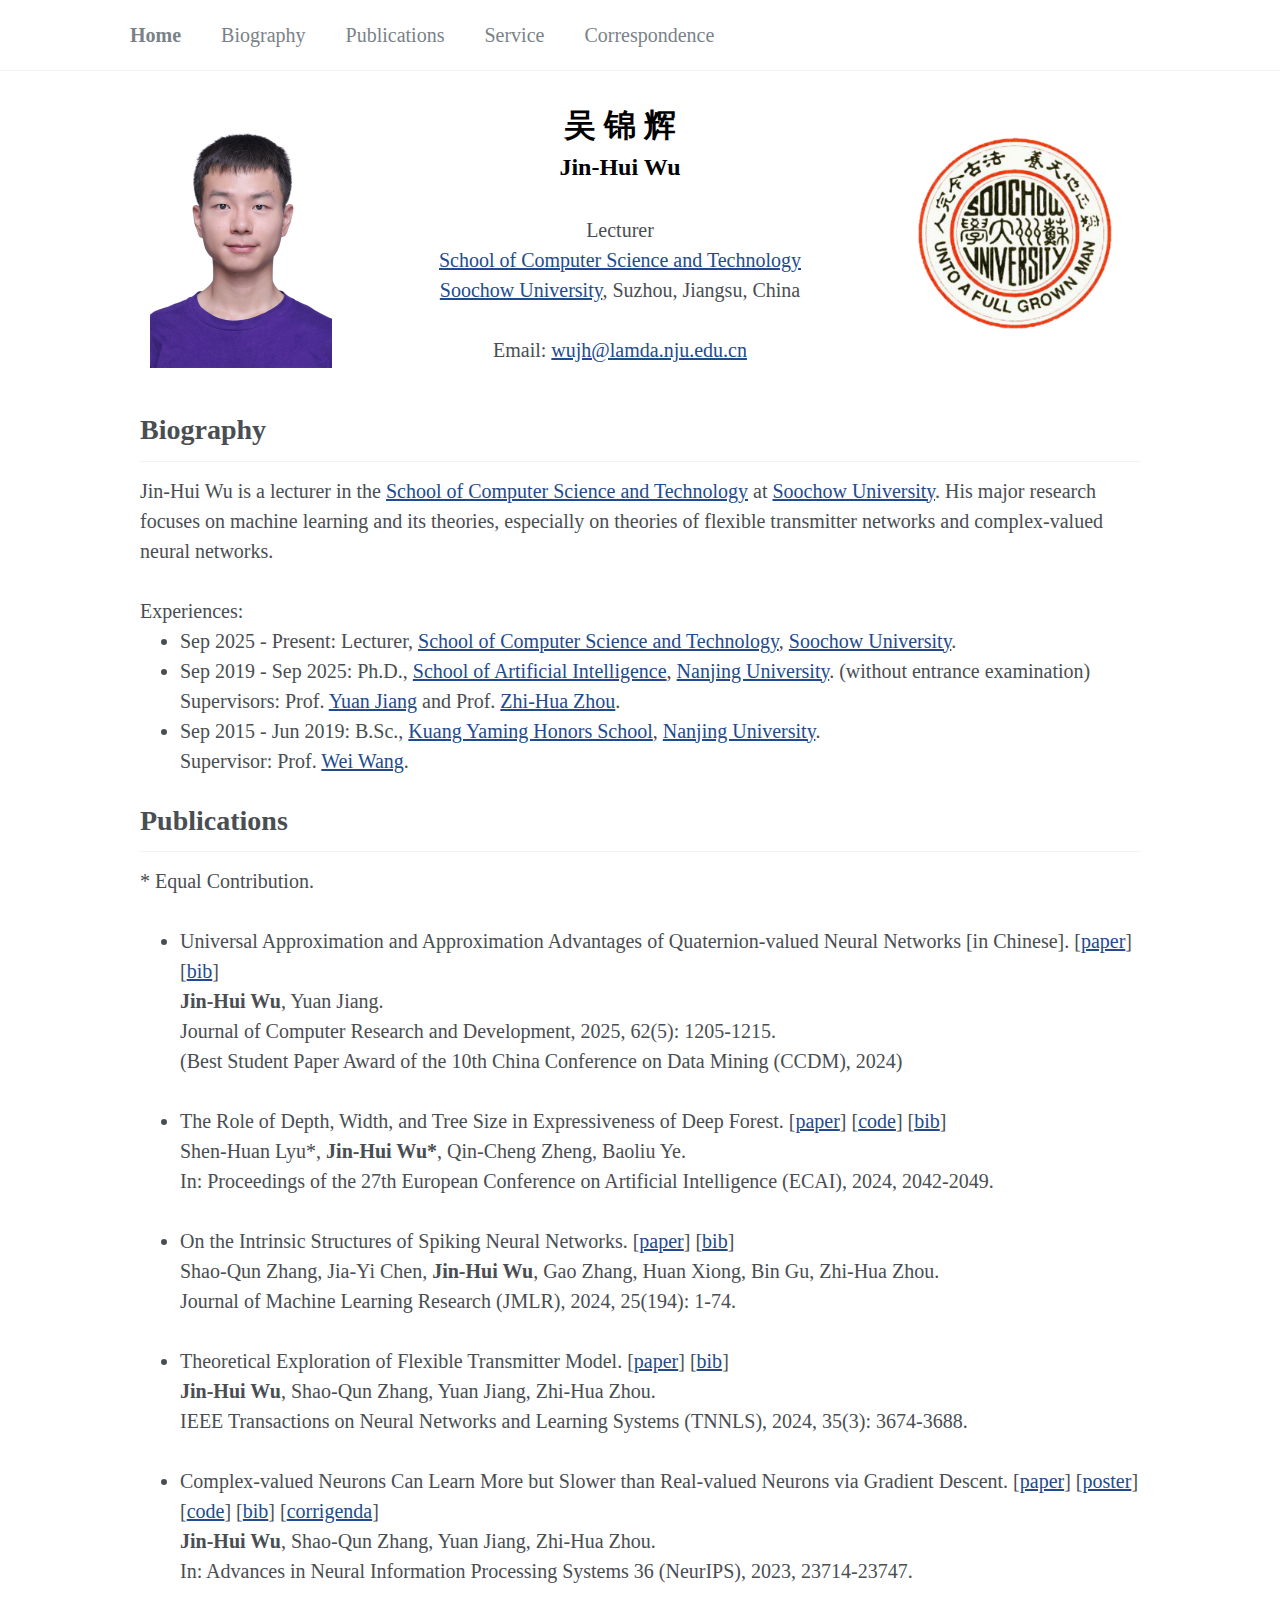
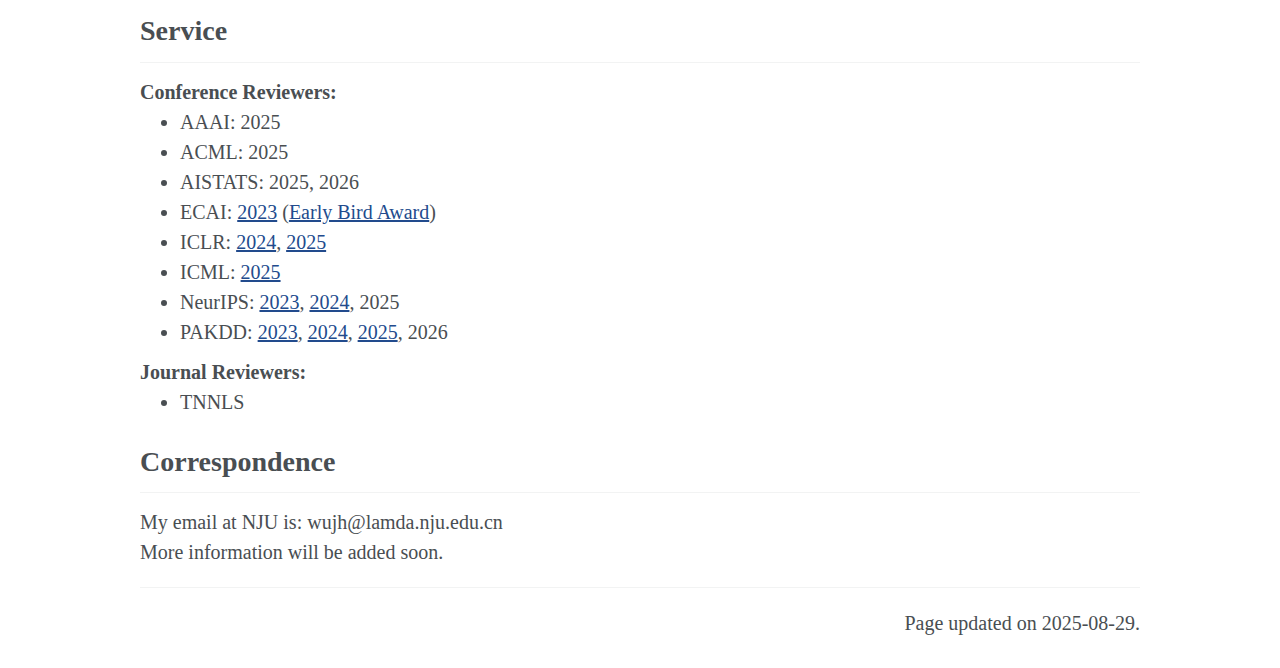
<file: index.html>
<!DOCTYPE html>

<html lang="en" class=" js ">

<head>
    <meta charset="UTF-8">
    <title>Jin-Hui Wu @ SUDA-CS</title>
    <meta name="author" content="Jin-Hui Wu">

    <!-- 优化网页在社交媒体平台（如微信、微博、Facebook、Twitter、LinkedIn 等）上被分享时的预览效果 -->
    <meta property="og:locale" content="en">
    <meta property="og:site_name" content="Yu-Xuan Huang @ LAMDA, NJU-AI">
    <meta property="og:title" content="Yu-Xuan Huang @ LAMDA, NJU-AI">

    <!-- 优化网页在移动设备（如手机、平板）上的显示效果 -->
    <meta name="HandheldFriendly" content="True">
    <meta name="MobileOptimized" content="320">
    <meta name="viewport" content="width=device-width, initial-scale=1.0">

    <!-- 检测浏览器是否支持并启用了 JavaScript，然后动态地修改 <html> 标签的 class 属性，添加一个 js 类（并移除可能存在的 no-js 类） -->
    <script>
        document.documentElement.className = document.documentElement.className.replace(/\bno-js\b/g, '') + ' js ';
    </script>

    <!-- 加载 CSS 样式表文件 -->
    <link rel="stylesheet" href="./main.css">

    <!-- 设置间距 -->
    <style>
        /* 设置 <li> 下边距 */
        ul li {
            margin-bottom: 0px; /* 每个列表项下方留出 20px 空间 */
        }
        /* 设置最后一个 <li> 下边距 */
        ul li:last-child {
            margin-bottom: 0;
        }
        /* 设置 <ul> 的间距 */
        ul {
            margin-top: 0px;    /* 与上方段落距离 10px */
            margin-bottom: 10px; /* 与下方段落距离 30px */
            /* 或者用简写：margin: 10px 0 30px 0; */
        }
    </style>
</head>

<body>
    <div class="masthead">
        <div class="masthead__inner-wrap">
            <div class="masthead__menu">
                <nav id="site-nav" class="greedy-nav">
                    <button class="hidden" count="0">
                        <div class="navicon"></div>
                    </button>
                    <ul class="visible-links">
                        <li class="masthead__menu-item">
                            <a href="#-home">Home</a>
                        </li>
                        <li class="masthead__menu-item">
                            <a href="#-biography">Biography</a>
                        </li>
                        <li class="masthead__menu-item">
                            <a href="#-publications">Publications</a>
                        </li>
                        <li class="masthead__menu-item">
                            <a href="#-service">Service</a>
                        </li>
                        <li class="masthead__menu-item">
                            <a href="#-correspondence">Correspondence</a>
                        </li>
                    </ul>
                    <ul class="hidden-links hidden"></ul>
                </nav>
            </div>
        </div>
    </div>

    <div id="main">
        <div class="page__inner-wrap">
            <section class="page__content" itemprop="text">

                <table class="imgtable" id="-home">
                    <tbody>
                        <tr>
                            <td style="border: none; width: 28%;">
                                <a href="./pics/wujh.jpg" class="image-popup">
                                    <img width="70%" src="./pics/wujh.jpg">
                                </a>
                            </td>
                            <td align="center" style="border: none;  width: 40%;">
                                <p>
                                    <b><font size="+3" color="#000000" face="Kaiti">吴 锦 辉</font></b>
                                    <br>
                                    <b><font size="+2" color="#000000">Jin-Hui Wu</font></b>
                                    <br>
                                    <br>
                                    Lecturer
                                    <br>
                                    <a href="https://scst.suda.edu.cn/" target="_blank">School of Computer Science and Technology</a>
                                    <br>
                                    <a href="https://www.suda.edu.cn/" target="_blank">Soochow University</a>, Suzhou, Jiangsu, China
                                    <br>
                                    <br>
                                    Email: <a href="mailto:wujh@lamda.nju.edu.cn">wujh@lamda.nju.edu.cn</a>
                                </p>
                            </td>
                            <td style="border: none; width: 7%">
                            </td>
                            <td valign="top" style="border: none; width: 25%;">
                                <p align="center">
                                    <img width="90%" src="./pics/suda.png" border="0" align="top">
                                </p>
                            </td>
                        </tr>
                    </tbody>
                </table>

                <h1 id="-biography">Biography</h1>
                Jin-Hui Wu is a lecturer in the <a href="https://scst.suda.edu.cn/" target="_blank">School of Computer Science and Technology</a> at <a href="https://www.suda.edu.cn/" target="_blank">Soochow University</a>. His major research focuses on machine learning and its theories, especially on theories of flexible transmitter networks and complex-valued neural networks.
                <br><br>
                Experiences:
                <ul>
                    <li>
                        Sep 2025 - Present: Lecturer, <a href="https://scst.suda.edu.cn/" target="_blank">School of Computer Science and Technology</a>, <a href="https://www.suda.edu.cn/" target="_blank">Soochow University</a>.
                    </li>
                    <li>
                        Sep 2019 - Sep 2025: Ph.D., <a href="http://ai.nju.edu.cn/" target="_blank">School of Artificial Intelligence</a>, <a href="http://www.nju.edu.cn/" target="_blank">Nanjing University</a>. (without entrance examination)
                        <br>
                        Supervisors: Prof. <a href="https://www.lamda.nju.edu.cn/jiangy/" target="_blank">Yuan Jiang</a> and Prof. <a href="https://cs.nju.edu.cn/zhouzh/" target="_blank">Zhi-Hua Zhou</a>.
                    </li>
                    <li>
                        Sep 2015 - Jun 2019: B.Sc., <a href="https://dii.nju.edu.cn/" target="_blank">Kuang Yaming Honors School</a>, <a href="http://www.nju.edu.cn/" target="_blank">Nanjing University</a>.
                        <br>
                        Supervisor: Prof. <a href="https://cs.nju.edu.cn/wangwei/" target="_blank">Wei Wang</a>.
                    </li>
                </ul>

                <h1 id="-publications">Publications</h1>
                * Equal Contribution.
                <ul>
                    <br>
                    <li>
                        Universal Approximation and Approximation Advantages of Quaternion-valued Neural Networks [in Chinese].
                        [<a href="./papers/crad2025universal paper.pdf" target="_blank">paper</a>]
                        [<a href="./bib/wu2025universal.html" target="_blank">bib</a>]
                        <br>
                        <b>Jin-Hui Wu</b>, Yuan Jiang.
                        <br>
                        Journal of Computer Research and Development, 2025, 62(5): 1205-1215.
                        <br>
                        (Best Student Paper Award of the 10th China Conference on Data Mining (CCDM), 2024)
                    </li>
                    <br>
                    <li>
                        The Role of Depth, Width, and Tree Size in Expressiveness of Deep Forest.
                        [<a href="./papers/ecai2024role paper.pdf" target="_blank">paper</a>]
                        [<a href="./codes/lyu2024role.zip">code</a>]
                        [<a href="./bib/lyu2024role.html" target="_blank">bib</a>]
                        <br>
                        Shen-Huan Lyu*, <b>Jin-Hui Wu*</b>, Qin-Cheng Zheng, Baoliu Ye.
                        <br>
                        In: Proceedings of the 27th European Conference on Artificial Intelligence (ECAI), 2024, 2042-2049.
                    </li>
                    <br>
                    <li>
                        On the Intrinsic Structures of Spiking Neural Networks.
                        [<a href="./papers/jmlr2024intrinsic paper.pdf" target="_blank">paper</a>]
                        [<a href="./bib/zhang2024intrinsic.html" target="_blank">bib</a>]
                        <br>
                        Shao-Qun Zhang, Jia-Yi Chen, <b>Jin-Hui Wu</b>, Gao Zhang, Huan Xiong, Bin Gu, Zhi-Hua Zhou.
                        <br>
                        Journal of Machine Learning Research (JMLR), 2024, 25(194): 1-74.
                    </li>
                    <br>
                    <li>
                        Theoretical Exploration of Flexible Transmitter Model.
                        [<a href="./papers/tnnls2024theoretical paper.pdf" target="_blank">paper</a>]
                        [<a href="./bib/wu2024theoretical.html" target="_blank">bib</a>]
                        <br>
                        <b>Jin-Hui Wu</b>, Shao-Qun Zhang, Yuan Jiang, Zhi-Hua Zhou.
                        <br>
                        IEEE Transactions on Neural Networks and Learning Systems (TNNLS), 2024, 35(3): 3674-3688.
                    </li>
                    <br>
                    <li>
                        Complex-valued Neurons Can Learn More but Slower than Real-valued Neurons via Gradient Descent.
                        [<a href="./papers/neurips2023complex paper.pdf" target="_blank">paper</a>] 
                        [<a href="./papers/neurips2023complex poster.pdf" target="_blank">poster</a>] 
                        [<a href="./codes/wu2023complex.zip">code</a>]
                        [<a href="./bib/wu2023complex.html" target="_blank">bib</a>]
                        [<a href="./papers/neurips2023complex corrigenda.pdf" target="_blank">corrigenda</a>]
                        <br>
                        <b>Jin-Hui Wu</b>, Shao-Qun Zhang, Yuan Jiang, Zhi-Hua Zhou.
                        <br>
                        In: Advances in Neural Information Processing Systems 36 (NeurIPS), 2023, 23714-23747.
                    </li>
                </ul>

                <h1 id="-service">Service</h1>
                <b>Conference Reviewers:</b>
                <ul>
                    <li>AAAI:
                        2025
                    </li>
                    <li>ACML:
                        2025
                    </li>
                    <li>AISTATS:
                        2025,
                        2026
                    </li>
                    <li>ECAI:
                        <a href="https://ecai2023.eu/reviewer" target="_blank">2023</a> (<a href="https://ecai2023.eu/pca" target="_blank">Early Bird Award</a>)
                    </li>
                    <li>ICLR:
                        <a href="https://iclr.cc/Conferences/2024/Reviewers" target="_blank">2024</a>,
                        <a href="https://iclr.cc/Conferences/2025/ProgramCommittee" target="_blank">2025</a>
                    </li>
                    <li>ICML:
                        <a href="https://icml.cc/Conferences/2025/ProgramCommittee" target="_blank">2025</a>
                    </li>
                    <li>NeurIPS:
                        <a href="https://neurips.cc/Conferences/2023/ProgramCommittee" target="_blank">2023</a>,
                        <a href="https://neurips.cc/Conferences/2024/ProgramCommittee" target="_blank">2024</a>,
                        2025
                    </li>
                    <li>PAKDD:
                        <a href="https://pakdd23.pakdd.org/pc/" target="_blank">2023</a>,
                        <a href="https://pakdd2024.org/program-committee/" target="_blank">2024</a>,
                        <a href="https://pakdd2025.org/tpc/" target="_blank">2025</a>,
                        2026
                    </li>
                </ul>
                <b>Journal Reviewers:</b>
                <ul>
                    <li>TNNLS</li>
                </ul>

                <h1 id="-correspondence">Correspondence</h1>
                My email at NJU is: wujh@lamda.nju.edu.cn
                <br>
                More information will be added soon.

                <hr>
                <div align="right">
                    Page updated on 2025-08-29.
                    <br>
                    &nbsp;
                </div>

            </section>
        </div>
    </div>
</body>

</html>
</file>
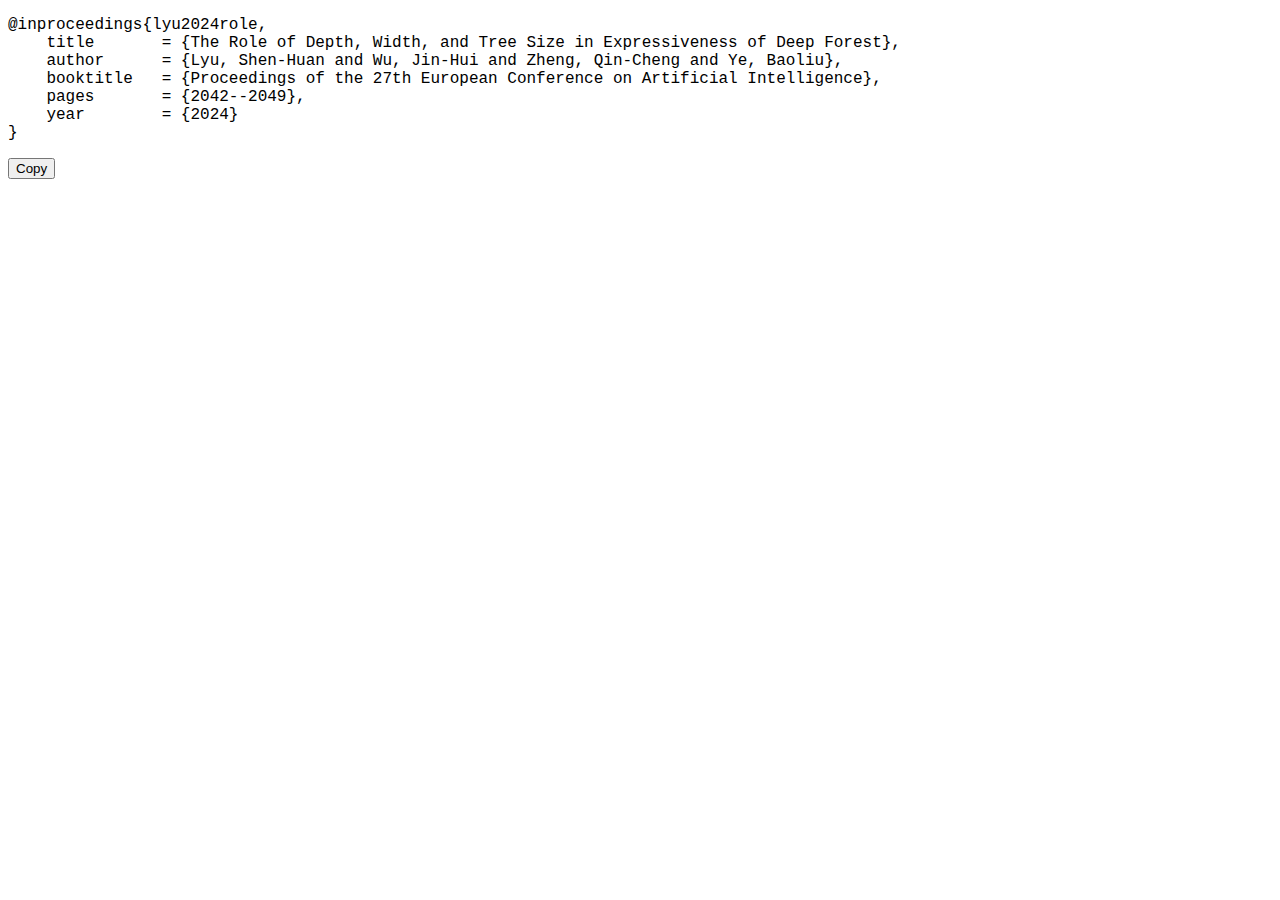
<file: bib/lyu2024role.html>
<!DOCTYPE html>
<html lang="en"><head><meta http-equiv="Content-Type" content="text/html; charset=UTF-8">
    
    <meta name="viewport" content="width=device-width, initial-scale=1.0">
    <title>lyu2024role</title>
    <style>
        #bib-text pre {
            font-size: 1em;
            font-family: 'Consolas', Courier, monospace;
        }
    </style>
    <script>
        function copyToClipboard() {
            const el = document.getElementById('bib-text');
            const range = document.createRange();
            window.getSelection().removeAllRanges();
            range.selectNode(el);
            window.getSelection().addRange(range);
            document.execCommand('copy');
            window.getSelection().removeAllRanges();

            // Change button text to indicate citation has been copied
            const copyButton = document.getElementById('copy-button');
            copyButton.textContent = 'Copied!';
            setTimeout(() => {
                copyButton.textContent = 'Copy';
            }, 2000);  // revert back to "Copy" after 2 seconds
        }
    </script>
</head>
<body>
    <div id="bib-text">
<pre>@inproceedings{lyu2024role,
    title       = {The Role of Depth, Width, and Tree Size in Expressiveness of Deep Forest},
    author      = {Lyu, Shen-Huan and Wu, Jin-Hui and Zheng, Qin-Cheng and Ye, Baoliu},
    booktitle   = {Proceedings of the 27th European Conference on Artificial Intelligence},
    pages       = {2042--2049},
    year        = {2024}
}
</pre>
    </div>
    <button id="copy-button" onclick="copyToClipboard()">Copy</button>

</body></html>
</file>
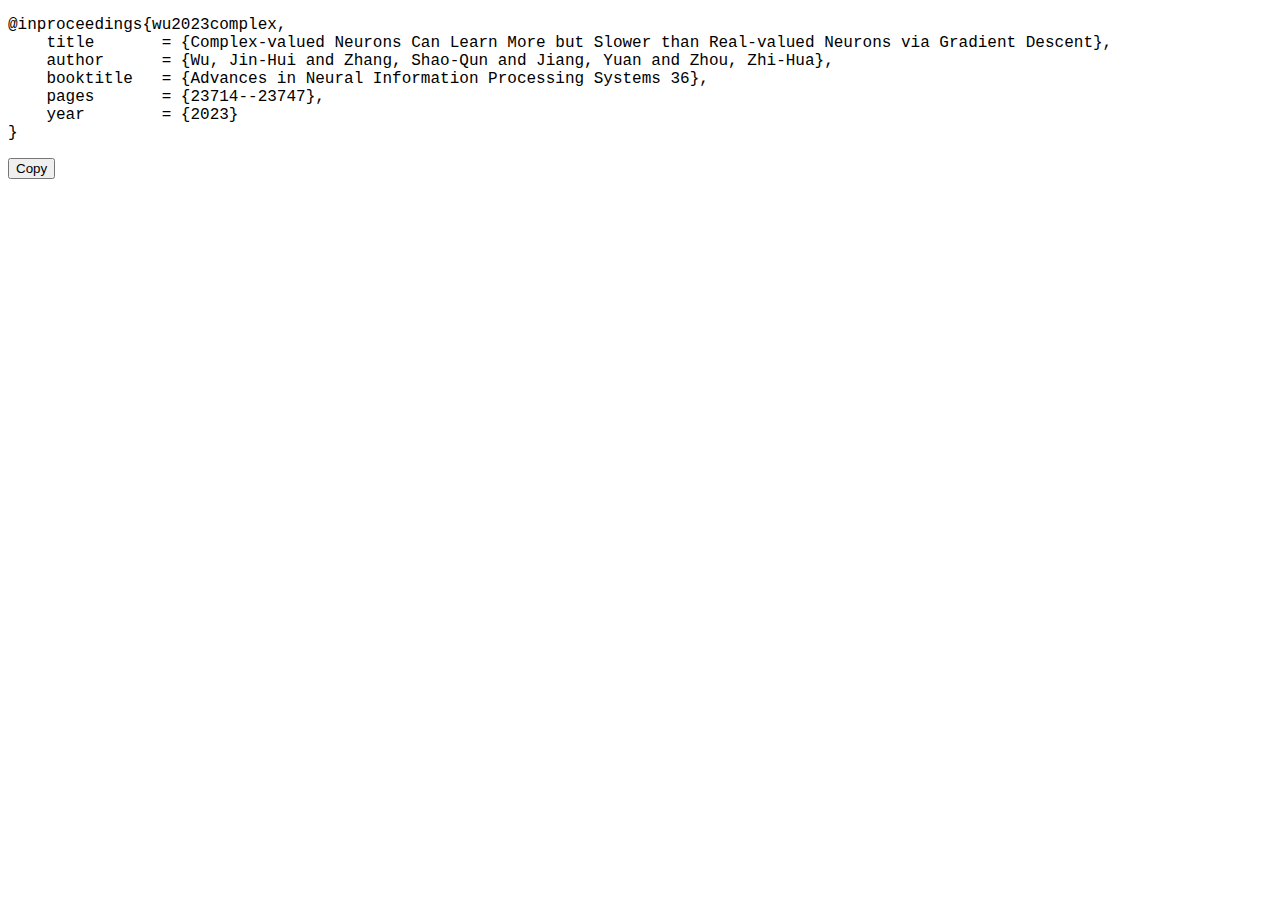
<file: bib/wu2023complex.html>
<!DOCTYPE html>
<html lang="en"><head><meta http-equiv="Content-Type" content="text/html; charset=UTF-8">
    
    <meta name="viewport" content="width=device-width, initial-scale=1.0">
    <title>wu2023complex</title>
    <style>
        #bib-text pre {
            font-size: 1em;
            font-family: 'Consolas', Courier, monospace;
        }
    </style>
    <script>
        function copyToClipboard() {
            const el = document.getElementById('bib-text');
            const range = document.createRange();
            window.getSelection().removeAllRanges();
            range.selectNode(el);
            window.getSelection().addRange(range);
            document.execCommand('copy');
            window.getSelection().removeAllRanges();

            // Change button text to indicate citation has been copied
            const copyButton = document.getElementById('copy-button');
            copyButton.textContent = 'Copied!';
            setTimeout(() => {
                copyButton.textContent = 'Copy';
            }, 2000);  // revert back to "Copy" after 2 seconds
        }
    </script>
</head>
<body>
    <div id="bib-text">
<pre>@inproceedings{wu2023complex,
    title       = {Complex-valued Neurons Can Learn More but Slower than Real-valued Neurons via Gradient Descent},
    author      = {Wu, Jin-Hui and Zhang, Shao-Qun and Jiang, Yuan and Zhou, Zhi-Hua},
    booktitle   = {Advances in Neural Information Processing Systems 36},
    pages       = {23714--23747},
    year        = {2023}
}
</pre>
    </div>
    <button id="copy-button" onclick="copyToClipboard()">Copy</button>

</body></html>
</file>
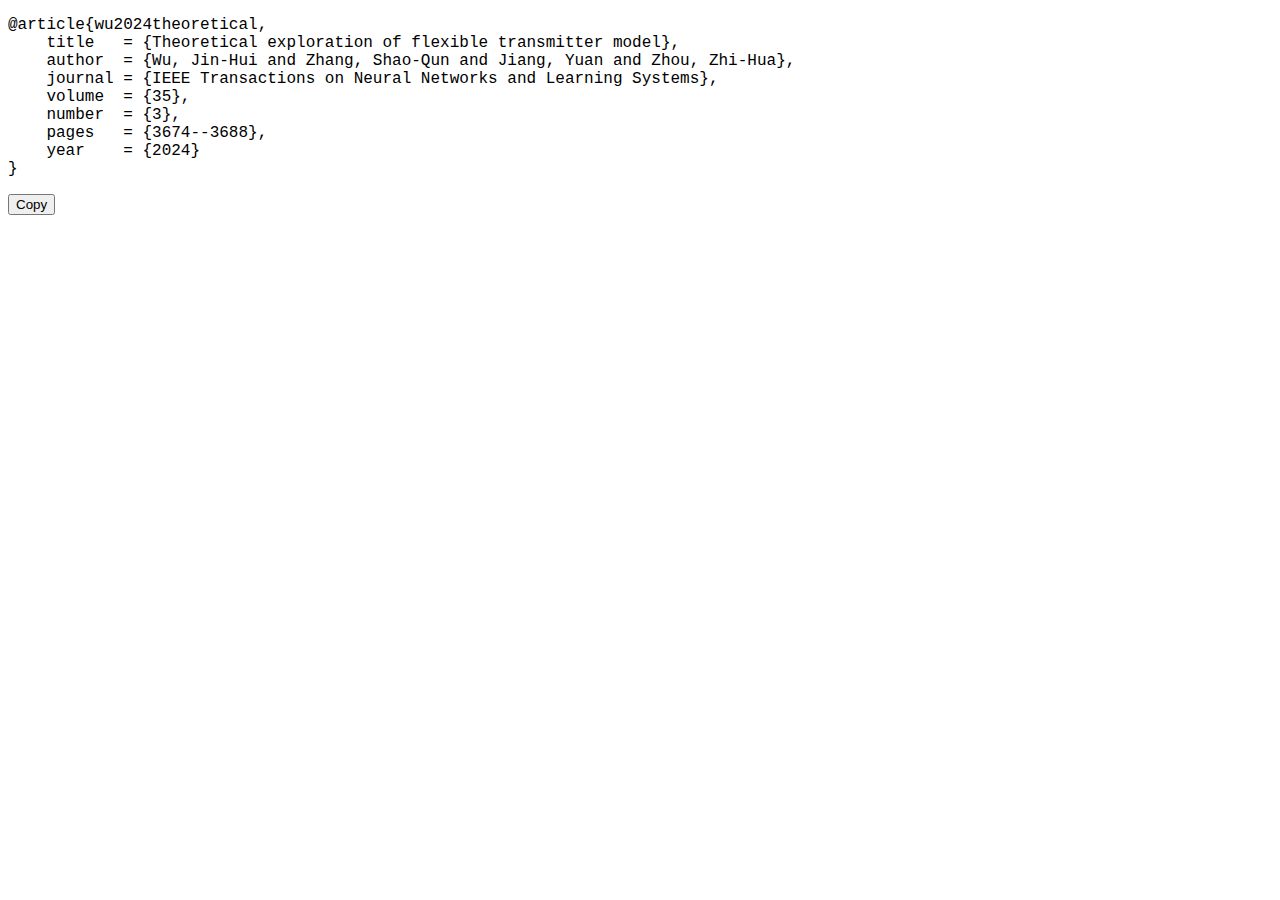
<file: bib/wu2024theoretical.html>
<!DOCTYPE html>
<html lang="en"><head><meta http-equiv="Content-Type" content="text/html; charset=UTF-8">
    
    <meta name="viewport" content="width=device-width, initial-scale=1.0">
    <title>wu2024theoretical</title>
    <style>
        #bib-text pre {
            font-size: 1em;
            font-family: 'Consolas', Courier, monospace;
        }
    </style>
    <script>
        function copyToClipboard() {
            const el = document.getElementById('bib-text');
            const range = document.createRange();
            window.getSelection().removeAllRanges();
            range.selectNode(el);
            window.getSelection().addRange(range);
            document.execCommand('copy');
            window.getSelection().removeAllRanges();

            // Change button text to indicate citation has been copied
            const copyButton = document.getElementById('copy-button');
            copyButton.textContent = 'Copied!';
            setTimeout(() => {
                copyButton.textContent = 'Copy';
            }, 2000);  // revert back to "Copy" after 2 seconds
        }
    </script>
</head>
<body>
    <div id="bib-text">
<pre>@article{wu2024theoretical,
    title   = {Theoretical exploration of flexible transmitter model},
    author  = {Wu, Jin-Hui and Zhang, Shao-Qun and Jiang, Yuan and Zhou, Zhi-Hua},
    journal = {IEEE Transactions on Neural Networks and Learning Systems},
    volume  = {35},
    number  = {3},
    pages   = {3674--3688},
    year    = {2024}
}
</pre>
    </div>
    <button id="copy-button" onclick="copyToClipboard()">Copy</button>

</body></html>
</file>
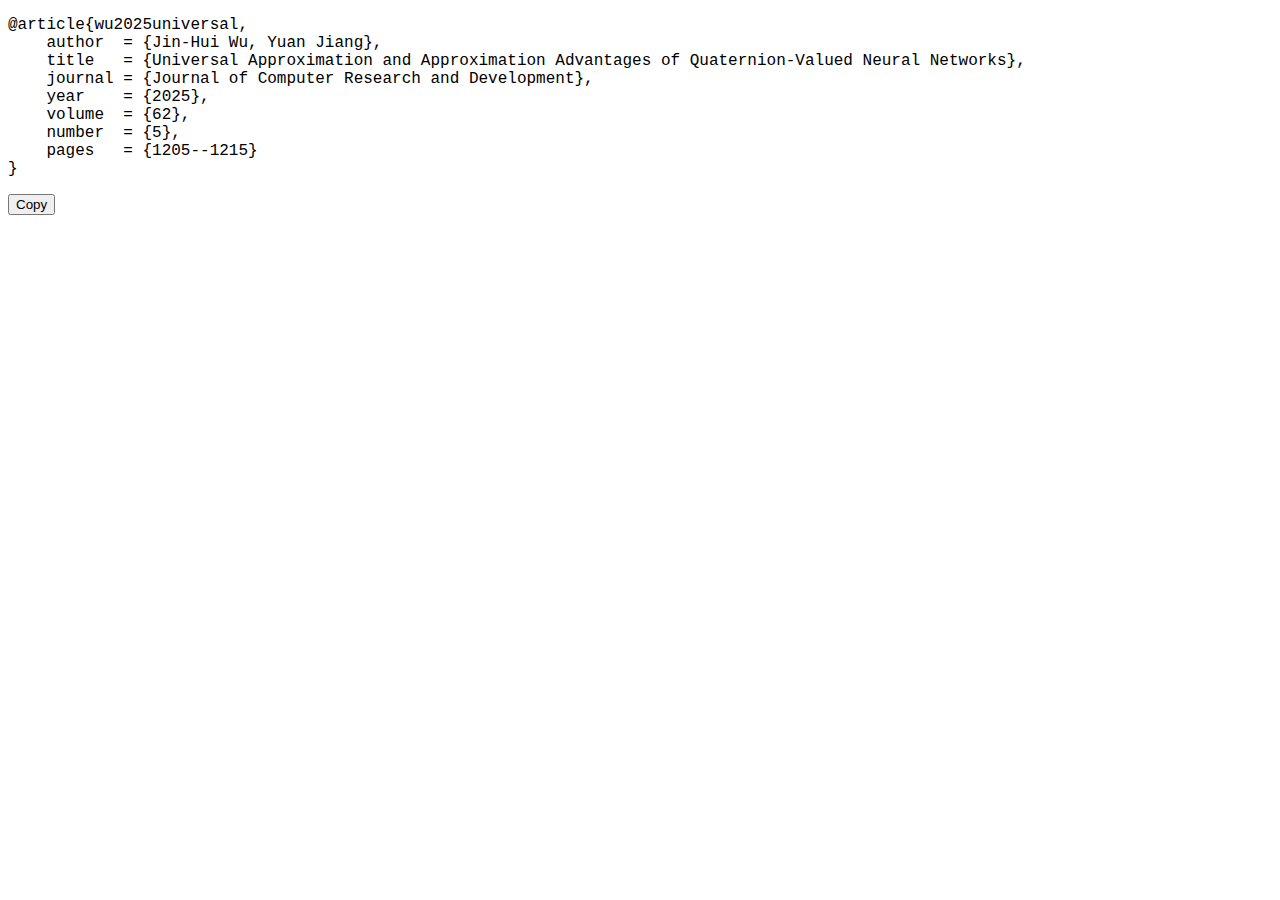
<file: bib/wu2025universal.html>
<!DOCTYPE html>
<html lang="en"><head><meta http-equiv="Content-Type" content="text/html; charset=UTF-8">
    
    <meta name="viewport" content="width=device-width, initial-scale=1.0">
    <title>wu2025universal</title>
    <style>
        #bib-text pre {
            font-size: 1em;
            font-family: 'Consolas', Courier, monospace;
        }
    </style>
    <script>
        function copyToClipboard() {
            const el = document.getElementById('bib-text');
            const range = document.createRange();
            window.getSelection().removeAllRanges();
            range.selectNode(el);
            window.getSelection().addRange(range);
            document.execCommand('copy');
            window.getSelection().removeAllRanges();

            // Change button text to indicate citation has been copied
            const copyButton = document.getElementById('copy-button');
            copyButton.textContent = 'Copied!';
            setTimeout(() => {
                copyButton.textContent = 'Copy';
            }, 2000);  // revert back to "Copy" after 2 seconds
        }
    </script>
</head>
<body>
    <div id="bib-text">
<pre>
@article{wu2025universal,
    author  = {Jin-Hui Wu, Yuan Jiang},
    title   = {Universal Approximation and Approximation Advantages of Quaternion-Valued Neural Networks},
    journal = {Journal of Computer Research and Development},
    year    = {2025},
    volume  = {62},
    number  = {5},
    pages   = {1205--1215}
}
</pre>
    </div>
    <button id="copy-button" onclick="copyToClipboard()">Copy</button>

</body></html>
</file>
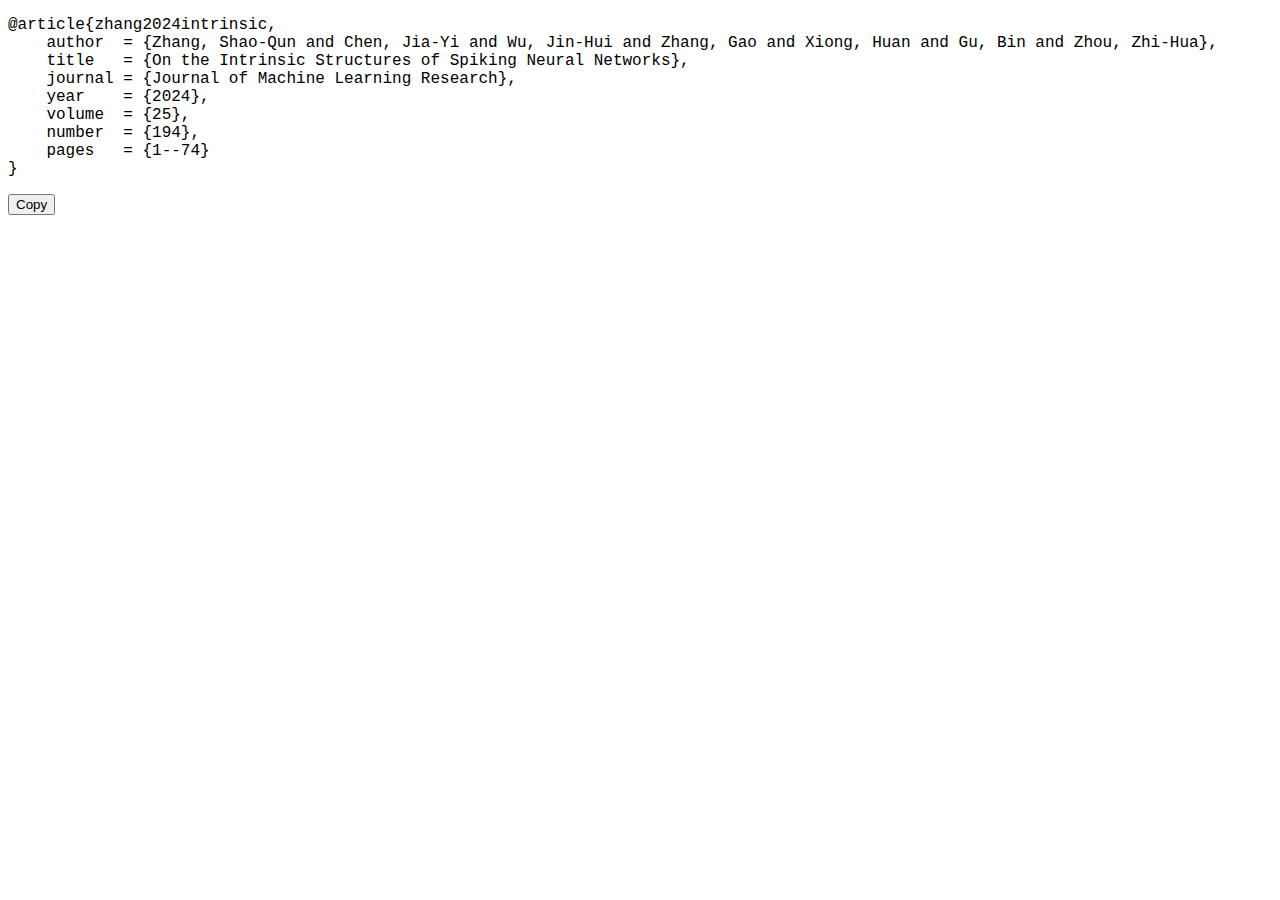
<file: bib/zhang2024intrinsic.html>
<!DOCTYPE html>
<html lang="en"><head><meta http-equiv="Content-Type" content="text/html; charset=UTF-8">
    
    <meta name="viewport" content="width=device-width, initial-scale=1.0">
    <title>zhang2024intrinsic</title>
    <style>
        #bib-text pre {
            font-size: 1em;
            font-family: 'Consolas', Courier, monospace;
        }
    </style>
    <script>
        function copyToClipboard() {
            const el = document.getElementById('bib-text');
            const range = document.createRange();
            window.getSelection().removeAllRanges();
            range.selectNode(el);
            window.getSelection().addRange(range);
            document.execCommand('copy');
            window.getSelection().removeAllRanges();

            // Change button text to indicate citation has been copied
            const copyButton = document.getElementById('copy-button');
            copyButton.textContent = 'Copied!';
            setTimeout(() => {
                copyButton.textContent = 'Copy';
            }, 2000);  // revert back to "Copy" after 2 seconds
        }
    </script>
</head>
<body>
    <div id="bib-text">
<pre>
@article{zhang2024intrinsic,
    author  = {Zhang, Shao-Qun and Chen, Jia-Yi and Wu, Jin-Hui and Zhang, Gao and Xiong, Huan and Gu, Bin and Zhou, Zhi-Hua},
    title   = {On the Intrinsic Structures of Spiking Neural Networks},
    journal = {Journal of Machine Learning Research},
    year    = {2024},
    volume  = {25},
    number  = {194},
    pages   = {1--74}
}
</pre>
    </div>
    <button id="copy-button" onclick="copyToClipboard()">Copy</button>

</body></html>
</file>
<file: main.css>
a:focus{outline:thin dotted #f89406;outline:5px auto #f89406;outline-offset:-2px}*,*:before,*:after{-moz-box-sizing:border-box;-webkit-box-sizing:border-box;box-sizing:border-box}html{box-sizing:border-box;background-color:#fff;font-size:20px;-webkit-text-size-adjust:100%;-ms-text-size-adjust:100%}body{margin:0}::-moz-selection{color:#fff;background:#000}::selection{color:#fff;background:#000}article,aside,details,figcaption,figure,footer,header,hgroup,main,nav,section{display:block}audio,canvas,video{display:inline-block;*display:inline;*zoom:1}audio:not([controls]){display:none}a{color:#224b8d}a:hover,a:active{outline:0}sub,sup{position:relative;font-size:75%;line-height:0;vertical-align:baseline}sup{top:-0.5em}sub{bottom:-0.25em}img{max-width:100%;width:auto\9;height:auto;vertical-align:middle;border:0;-ms-interpolation-mode:bicubic}#map_canvas img,.google-maps img{max-width:none}button,input,select,textarea{margin:0;font-size:100%;vertical-align:middle}button,input{*overflow:visible;line-height:normal}button::-moz-focus-inner,input::-moz-focus-inner{padding:0;border:0}button,html input[type="button"],input[type="reset"],input[type="submit"]{-webkit-appearance:button;cursor:pointer}label,select,button,input[type="button"],input[type="reset"],input[type="submit"],input[type="radio"],input[type="checkbox"]{cursor:pointer}input[type="search"]{box-sizing:content-box;-webkit-appearance:textfield}input[type="search"]::-webkit-search-decoration,input[type="search"]::-webkit-search-cancel-button{-webkit-appearance:none}textarea{overflow:auto;vertical-align:top}html{position:relative;min-height:100%}body{margin:0;padding:0;padding-bottom:0em;color:#494e52;font-family:"Times New Roman", Times, serif;line-height:1.5}body.overflow--hidden{overflow:hidden}h1,h2,h3,h4,h5,h6{margin:1em 0 0.5em;line-height:1.2;font-family:"Times New Roman", Times, serif;font-weight:bold}h1{margin-top:1em;font-size:1.4em}h2{font-size:1.2em}h3{font-size:1em}h4{font-size:1em}h5{font-size:1em}h6{font-size:1em}small,.small{font-size:1em}p{margin-bottom:0.5em}u,ins{text-decoration:none;border-bottom:1px solid #494e52}u a,ins a{color:inherit}ul{padding-inline-start:2em;margin-block-start:0.5em}del a{color:inherit}p,pre,blockquote,ul,ol,dl,figure,table,fieldset{orphans:3;widows:3}abbr[title],abbr[data-original-title]{text-decoration:none;cursor:help;border-bottom:1px dotted #494e52}blockquote{margin:2em 1em 2em 0;padding-left:1em;padding-right:1em;font-style:italic;border-left:0.25em solid #7a8288}blockquote cite{font-style:italic}blockquote cite:before{content:"\2014";padding-right:5px}a:hover,a:active{outline:0}tt,code,kbd,samp,pre{font-family:Monaco,Consolas,"Lucida Console",monospace}pre{overflow-x:auto}p>code,a>code,li>code,figcaption>code,td>code{padding-top:0.1rem;padding-bottom:0.1rem;font-size:1em;background:#fafafa;border:1px solid #f2f3f3;border-radius:4px;box-shadow:0 1px 1px rgba(0,0,0,0.125)}p>code:before,p>code:after,a>code:before,a>code:after,li>code:before,li>code:after,figcaption>code:before,figcaption>code:after,td>code:before,td>code:after{letter-spacing:-0.2em;content:"\00a0"}hr{display:block;margin:1em 0;border:0;border-top:1px solid #f2f3f3}ul li,ol li{margin-bottom:0.5em}li ul,li ol{margin-top:0.5em}figure{display:-webkit-box;display:flex;-webkit-box-pack:justify;justify-content:space-between;-webkit-box-align:start;align-items:flex-start;flex-wrap:wrap;margin:2em 0}figure img,figure iframe,figure .fluid-width-video-wrapper{margin-bottom:1em}figure img{width:100%;border-radius:4px;-webkit-transition:all 0.2s ease-in-out;transition:all 0.2s ease-in-out}figure>a{display:block}@media (min-width: 37.5em){figure.half>a,figure.half>img{width:calc(50% - 0.5em)}}figure.half figcaption{width:100%}@media (min-width: 37.5em){figure.third>a,figure.third>img{width:calc(33.3333% - 0.5em)}}figure.third figcaption{width:100%}figcaption{margin-bottom:0.5em;color:#777a7d;font-family:Georgia,Times,serif;font-size:1em}figcaption a{color:inherit;text-decoration:none;border-bottom:1px solid #bdc1c4;-webkit-transition:all 0.2s ease-in-out;transition:all 0.2s ease-in-out}figcaption a:hover{color:#000;border-bottom-color:#000}svg:not(:root){overflow:hidden}nav ul{margin:0;padding:0}nav li{list-style:none}nav a{text-decoration:none}nav ul li,nav ol li{margin-bottom:0}nav li ul,nav li ol{margin-top:0}b,i,strong,em,blockquote,p,q,span,figure,img,h1,h2,header,input,a,tr,td,form button,input[type="submit"],.btn,#goog-wm-sb,.highlight,.archive__item-teaser{-webkit-transition:all 0.2s ease-in-out;transition:all 0.2s ease-in-out}.hidden{display:none;visibility:hidden}.load{display:none}.transparent{opacity:0}.visually-hidden,.screen-reader-text,.screen-reader-text span,.screen-reader-shortcut{position:absolute !important;clip:rect(1px, 1px, 1px, 1px);height:1px !important;width:1px !important;border:0 !important;overflow:hidden}body:hover .visually-hidden a,body:hover .visually-hidden input,body:hover .visually-hidden button{display:none !important}.screen-reader-text:focus,.screen-reader-shortcut:focus{clip:auto !important;height:auto !important;width:auto !important;display:block;font-size:1em;font-weight:bold;padding:15px 23px 14px;background:#fff;z-index:100000;text-decoration:none;box-shadow:0 0 2px 2px rgba(0,0,0,0.6)}.skip-link{position:fixed;z-index:20;margin:0;font-family:"Times New Roman", Times, serif;white-space:nowrap}.skip-link li{height:0;width:0;list-style:none}.text-left{text-align:left}.text-center{text-align:center}.text-right{text-align:right}.text-justify{text-align:justify}.text-nowrap{white-space:nowrap}.cf{clear:both}.wrapper{max-width:925px;margin-left:auto;margin-right:auto}.wrapper:after{content:" ";display:block;clear:both}.align-left{display:block;margin-left:auto;margin-right:auto}@media (min-width: 37.5em){.align-left{float:left;margin-right:1em}}.align-right{display:block;margin-left:auto;margin-right:auto}@media (min-width: 37.5em){.align-right{float:right;margin-left:1em}}.align-center{display:block;margin-left:auto;margin-right:auto}@media (min-width: 57.8125em){.full{margin-right:-19.4915254237% !important}}.icon{display:inline-block;fill:currentColor;width:1em;height:1.1em;line-height:1;position:relative;top:-0.1em;vertical-align:middle}.social-icons .fa{color:#000}.social-icons .fa-behance,.social-icons .fa-behance-square{color:#1769FF}.social-icons .fa-dribbble{color:#ea4c89}.social-icons .fa-facebook,.social-icons .fa-facebook-square{color:#3b5998}.social-icons .fa-flickr{color:#ff0084}.social-icons .fa-foursquare{color:#0072b1}.social-icons .fa-github,.social-icons .fa-github-alt,.social-icons .fa-github-square{color:#171516}.social-icons .fa-google-plus,.social-icons .fa-google-plus-square{color:#dd4b39}.social-icons .fa-instagram{color:#517fa4}.social-icons .fa-lastfm,.social-icons .fa-lastfm-square{color:#d51007}.social-icons .fa-linkedin,.social-icons .fa-linkedin-square{color:#007bb6}.social-icons .fa-pinterest,.social-icons .fa-pinterest-p,.social-icons .fa-pinterest-square{color:#cb2027}.social-icons .fa-rss,.social-icons .fa-rss-square{color:#fa9b39}.social-icons .fa-soundcloud{color:#f30}.social-icons .fa-stack-exchange,.social-icons .fa-stack-overflow{color:#fe7a15}.social-icons .fa-tumblr,.social-icons .fa-tumblr-square{color:#32506d}.social-icons .fa-twitter,.social-icons .fa-twitter-square{color:#55acee}.social-icons .fa-vimeo,.social-icons .fa-vimeo-square{color:#1ab7ea}.social-icons .fa-vine{color:#00bf8f}.social-icons .fa-youtube,.social-icons .fa-youtube-square,.social-icons .fa-youtube-play{color:#b00}.social-icons .fa-xing,.social-icons .fa-xing-square{color:#006567}.navicon{position:relative;width:28px;height:4px;background:#fff;margin:auto;-webkit-transition:0.3s;transition:0.3s}.navicon:before,.navicon:after{content:"";position:absolute;left:0;width:28px;height:4px;background:#fff;-webkit-transition:0.3s;transition:0.3s}.navicon:before{top:-8px}.navicon:after{bottom:-8px}.close .navicon{background:transparent}.close .navicon:before,.close .navicon:after{-webkit-transform-origin:50% 50%;-ms-transform-origin:50% 50%;transform-origin:50% 50%;top:0;width:28px}.close .navicon:before{-webkit-transform:rotate3d(0, 0, 1, 45deg);transform:rotate3d(0, 0, 1, 45deg)}.close .navicon:after{-webkit-transform:rotate3d(0, 0, 1, -45deg);transform:rotate3d(0, 0, 1, -45deg)}@media (min-width: 57.8125em){.sticky{clear:both;position:-webkit-sticky;position:sticky;top:6em}.sticky::after{clear:both;content:"";display:table}.sticky>*{display:block}}.well{min-height:20px;padding:19px;margin-bottom:20px;background-color:#f5f5f5;border:1px solid #e3e3e3;border-radius:4px;box-shadow:inset 0 1px 1px rgba(0,0,0,0.05)}.show-modal{overflow:hidden;position:relative}.show-modal:before{position:absolute;content:"";top:0;left:0;width:100%;height:100%;z-index:999;background-color:rgba(255,255,255,0.85)}.show-modal .modal{display:block}.modal{display:none;position:fixed;width:300px;top:50%;left:50%;margin-left:-150px;margin-top:-150px;min-height:0;z-index:9999;background:#fff;border:1px solid #f2f3f3;border-radius:4px;box-shadow:0 1px 1px rgba(0,0,0,0.125)}.modal__title{margin:0;padding:0.5em 1em}.modal__supporting-text{padding:0 1em 0.5em 1em}.modal__actions{padding:0.5em 1em;border-top:1px solid #f2f3f3}.footnote{color:#9ba1a6;text-decoration:none}.footnotes{color:#9ba1a6}.footnotes ol,.footnotes li,.footnotes p{margin-bottom:0;font-size:1em}a.reversefootnote{color:#7a8288;text-decoration:none}a.reversefootnote:hover{text-decoration:underline}.required{color:#ee5f5b;font-weight:bold}@-webkit-keyframes intro{0%{opacity:0}100%{opacity:1}}@keyframes intro{0%{opacity:0}100%{opacity:1}}table{margin-bottom:1em;width:100%;font-family:"Times New Roman", Times, serif;font-size:1em;border-collapse:collapse}table+table{margin-top:1em}thead{background-color:#f2f3f3}th{padding:0.5em;font-weight:bold;text-align:left}tr{padding-bottom:.5em;padding-top:.5em}td{padding:.5em;border-bottom:1px solid #bdc1c4}tr,td,th{vertical-align:middle}.btn,#goog-wm-sb{display:inline-block;margin-bottom:0.25em;padding:0.5em 1em;color:#fff !important;font-family:"Times New Roman", Times, serif;font-size:1em;font-weight:bold;text-align:center;text-decoration:none;background-color:#7a8288;border:0 !important;border-radius:4px;cursor:pointer}.btn:hover,#goog-wm-sb:hover{background-color:#333}.btn .icon,#goog-wm-sb .icon{margin-right:0.5em}.btn .icon+.hidden,#goog-wm-sb .icon+.hidden{margin-left:-0.5em}.btn--block{display:block;width:100%}.btn--block+.btn--block{margin-top:0.25em}.btn--inverse{color:#7a8288 !important;border:1px solid #bdc1c4 !important;background-color:#fff}.btn--inverse:hover{color:#fff !important;border-color:#7a8288}.btn--light-outline{border:1px solid #fff !important;background-color:transparent}.btn--info{background-color:#224b8d}.btn--info:hover{background-color:#1b3c71}.btn--warning{background-color:#f89406}.btn--warning:hover{background-color:#c67605}.btn--success{background-color:#62c462}.btn--success:hover{background-color:#4e9d4e}.btn--danger{background-color:#ee5f5b}.btn--danger:hover{background-color:#be4c49}.btn--disabled{pointer-events:none;cursor:not-allowed;filter:alpha(opacity=65);box-shadow:none;opacity:0.65}.btn--facebook{background-color:#3b5998}.btn--facebook:hover{background-color:#2f477a}.btn--twitter{background-color:#55acee}.btn--twitter:hover{background-color:#448abe}.btn--google-plus{background-color:#dd4b39}.btn--google-plus:hover{background-color:#b13c2e}.btn--linkedin{background-color:#007bb6}.btn--linkedin:hover{background-color:#006292}.btn--x-large{font-size:1em}.btn--large{font-size:1em}.btn--small{font-size:.6875em}.notice{margin:2em 0 !important;padding:1em;font-family:"Times New Roman", Times, serif;font-size:1em !important;text-indent:initial;background-color:#f8f9f9;border-radius:4px;box-shadow:0 1px 1px rgba(189,193,196,0.25)}.notice h4{margin-top:0 !important;margin-bottom:0.75em}.page__content .notice h4{margin-bottom:0;font-size:1em}.notice p:last-child{margin-bottom:0 !important}.notice h4+p{margin-top:0;padding-top:0}.notice a{color:#bdc1c4}.notice a:hover{color:#717476}.notice code{background-color:#fcfcfc}.notice ul:last-child{margin-bottom:0}.notice--primary{margin:2em 0 !important;padding:1em;font-family:"Times New Roman", Times, serif;font-size:1em !important;text-indent:initial;background-color:#f2f3f3;border-radius:4px;box-shadow:0 1px 1px rgba(122,130,136,0.25)}.notice--primary h4{margin-top:0 !important;margin-bottom:0.75em}.page__content .notice--primary h4{margin-bottom:0;font-size:1em}.notice--primary p:last-child{margin-bottom:0 !important}.notice--primary h4+p{margin-top:0;padding-top:0}.notice--primary a{color:#7a8288}.notice--primary a:hover{color:#494e52}.notice--primary code{background-color:#f8f9f9}.notice--primary ul:last-child{margin-bottom:0}.notice--info{margin:2em 0 !important;padding:1em;font-family:"Times New Roman", Times, serif;font-size:1em !important;text-indent:initial;background-color:#e9edf4;border-radius:4px;box-shadow:0 1px 1px rgba(34,75,141,0.25)}.notice--info h4{margin-top:0 !important;margin-bottom:0.75em}.page__content .notice--info h4{margin-bottom:0;font-size:1em}.notice--info p:last-child{margin-bottom:0 !important}.notice--info h4+p{margin-top:0;padding-top:0}.notice--info a{color:#224b8d}.notice--info a:hover{color:#142d55}.notice--info code{background-color:#f4f6f9}.notice--info ul:last-child{margin-bottom:0}.notice--warning{margin:2em 0 !important;padding:1em;font-family:"Times New Roman", Times, serif;font-size:1em !important;text-indent:initial;background-color:#fef4e6;border-radius:4px;box-shadow:0 1px 1px rgba(248,148,6,0.25)}.notice--warning h4{margin-top:0 !important;margin-bottom:0.75em}.page__content .notice--warning h4{margin-bottom:0;font-size:1em}.notice--warning p:last-child{margin-bottom:0 !important}.notice--warning h4+p{margin-top:0;padding-top:0}.notice--warning a{color:#f89406}.notice--warning a:hover{color:#955904}.notice--warning code{background-color:#fffaf3}.notice--warning ul:last-child{margin-bottom:0}.notice--success{margin:2em 0 !important;padding:1em;font-family:"Times New Roman", Times, serif;font-size:1em !important;text-indent:initial;background-color:#eff9ef;border-radius:4px;box-shadow:0 1px 1px rgba(98,196,98,0.25)}.notice--success h4{margin-top:0 !important;margin-bottom:0.75em}.page__content .notice--success h4{margin-bottom:0;font-size:1em}.notice--success p:last-child{margin-bottom:0 !important}.notice--success h4+p{margin-top:0;padding-top:0}.notice--success a{color:#62c462}.notice--success a:hover{color:#3b763b}.notice--success code{background-color:#f7fcf7}.notice--success ul:last-child{margin-bottom:0}.notice--danger{margin:2em 0 !important;padding:1em;font-family:"Times New Roman", Times, serif;font-size:1em !important;text-indent:initial;background-color:#fdefef;border-radius:4px;box-shadow:0 1px 1px rgba(238,95,91,0.25)}.notice--danger h4{margin-top:0 !important;margin-bottom:0.75em}.page__content .notice--danger h4{margin-bottom:0;font-size:1em}.notice--danger p:last-child{margin-bottom:0 !important}.notice--danger h4+p{margin-top:0;padding-top:0}.notice--danger a{color:#ee5f5b}.notice--danger a:hover{color:#8f3937}.notice--danger code{background-color:#fef7f7}.notice--danger ul:last-child{margin-bottom:0}.masthead{position:sticky;top:0;background-color:white;border-bottom:1px solid #f2f3f3;-webkit-animation:intro 0.3s both;animation:intro 0.3s both;-webkit-animation-delay:0.15s;animation-delay:0.15s;z-index:20}.masthead__inner-wrap{max-width:925px;margin-left:auto;margin-right:auto;clear:both;padding:.5em;font-family:"Times New Roman", Times, serif}.masthead__inner-wrap:after{content:" ";display:block;clear:both}.masthead__inner-wrap::after{clear:both;content:"";display:table}@media (min-width: 65em){.masthead__inner-wrap{max-width:1040px}}.masthead__inner-wrap nav{z-index:10}.masthead__inner-wrap a{text-decoration:none}.masthead__menu ul{margin:0;padding:0;clear:both;list-style-type:none}.masthead__menu-home-item{display:none !important}@media (min-width: 48em){.masthead__menu-home-item{display:block !important}}.masthead__menu-item{display:block;list-style-type:none;white-space:nowrap}.masthead__menu-item--lg{padding-right:2em;font-weight:700}.breadcrumbs{max-width:925px;margin-left:auto;margin-right:auto;clear:both;margin-top:0;margin-bottom:0;padding-left:2em;padding-right:2em;font-family:"Times New Roman", Times, serif;-webkit-animation:intro 0.3s both;animation:intro 0.3s both;-webkit-animation-delay:0.30s;animation-delay:0.30s}.breadcrumbs:after{content:" ";display:block;clear:both}.breadcrumbs::after{clear:both;content:"";display:table}@media (min-width: 57.8125em){.breadcrumbs{padding-left:1em;padding-right:1em}}@media (min-width: 65em){.breadcrumbs{max-width:1040px}}.breadcrumbs ol{padding:0;list-style:none;font-size:1em}@media (min-width: 57.8125em){.breadcrumbs ol{width:83.0508474576%;float:right;margin-right:0}}@media (min-width: 65em){.breadcrumbs ol{padding-left:4.2372881356%}}.breadcrumbs li{display:inline}.breadcrumbs .current{font-weight:bold}.pagination{clear:both;width:100%;float:left;margin-left:0;margin-right:0;clear:both;margin-top:1em;padding-top:1em}.pagination::after{clear:both;content:"";display:table}.pagination ul{margin:0;padding:0;list-style-type:none;font-family:"Times New Roman", Times, serif}.pagination li{display:block;float:left;margin-left:-1px}.pagination li a{margin-bottom:0.25em;padding:0.5em 1em;font-family:"Times New Roman", Times, serif;font-size:14px;font-weight:bold;line-height:1.5;text-align:center;text-decoration:none;color:#9ba1a6;border:1px solid #bdc1c4;border-radius:0}.pagination li a:hover{color:#1a386a}.pagination li a.current{color:#fff;background:#7a8288}.pagination li a.disabled{color:#dee0e1;pointer-events:none;cursor:not-allowed}.pagination li:first-child{margin-left:0}.pagination li:first-child a{border-top-left-radius:4px;border-bottom-left-radius:4px}.pagination li:last-child a{border-top-right-radius:4px;border-bottom-right-radius:4px}.pagination--pager{display:block;padding:1em 2em;float:left;width:50%;font-family:"Times New Roman", Times, serif;font-size:1em;font-weight:bold;text-align:center;text-decoration:none;color:#bdc1c4;border:1px solid #bdc1c4;border-radius:4px}.pagination--pager:hover{color:#1a386a}.pagination--pager:first-child{border-top-right-radius:0;border-bottom-right-radius:0}.pagination--pager:last-child{margin-left:-1px;border-top-left-radius:0;border-bottom-left-radius:0}.pagination--pager.disabled{color:#dee0e1;pointer-events:none;cursor:not-allowed}.page__content+.pagination,.page__meta+.pagination,.comment__date+.pagination,.page__share+.pagination,.page__comments+.pagination{margin-top:2em;padding-top:2em;border-top:1px solid #f2f3f3}.greedy-nav{position:relative;min-width:250px;background:#fff}.greedy-nav a{display:block;margin:0 1rem;padding:0.5rem 0;color:#7a8288;text-decoration:none}.greedy-nav a:hover{color:#5c6266}.greedy-nav button{position:absolute;height:100%;right:0;padding:0 0.5rem;border:0;outline:none;background-color:#7a8288;color:#fff;cursor:pointer}.greedy-nav .visible-links{display:table}.greedy-nav .visible-links li{display:table-cell;vertical-align:middle}.greedy-nav .visible-links li:first-child{font-weight:bold}.greedy-nav .visible-links li:first-child a{margin-left:0}.greedy-nav .visible-links li:last-child a{margin-right:0}.greedy-nav .visible-links a{position:relative}.greedy-nav .visible-links a:before{content:"";position:absolute;left:0;bottom:0;height:4px;background:#bdc1c4;width:100%;-webkit-transition:all 0.2s ease-in-out;transition:all 0.2s ease-in-out;-webkit-transform:scaleX(0);-ms-transform:scaleX(0);transform:scaleX(0)}.greedy-nav .visible-links a:hover:before{-webkit-transform:scaleX(1);-ms-transform:scaleX(1);transform:scaleX(1)}.greedy-nav .hidden-links{position:absolute;top:100%;right:0;margin-top:15px;padding:5px;border:1px solid #f2f3f3;border-radius:4px;background:#fff;box-shadow:0 0 10px rgba(0,0,0,0.25)}.greedy-nav .hidden-links a{margin:0;padding:10px 20px;font-size:1em}.greedy-nav .hidden-links a:hover{color:#5c6266;background:#dee0e1}.greedy-nav .hidden-links:before{content:"";position:absolute;top:-11px;right:10px;width:0;border-style:solid;border-width:0 10px 10px;border-color:#f2f3f3 transparent;display:block;z-index:0}.greedy-nav .hidden-links:after{content:"";position:absolute;top:-10px;right:10px;width:0;border-style:solid;border-width:0 10px 10px;border-color:#fff transparent;display:block;z-index:1}.greedy-nav .hidden-links li{display:block;border-bottom:1px solid #f2f3f3}.greedy-nav .hidden-links li:last-child{border-bottom:none}.nav__list{font-size:1.25rem}.nav__list ul{margin-bottom:1em}.nav__list a{display:block;padding:0.125em 0;color:inherit}.nav__list a:hover{text-decoration:underline}.nav__list .active{margin-left:-0.5em;padding-left:0.5em;padding-right:0.5em;color:#fff;font-weight:bold;background:#7a8288;border-radius:4px}.nav__list .active:hover{color:#fff}.nav__title{margin:0;padding:0.5rem 1rem;font-family:"Times New Roman", Times, serif;font-size:1em;font-weight:bold}.nav__sub-title{display:block;margin:0.5rem 0;padding:0.5rem 0;font-family:"Times New Roman", Times, serif;font-size:1em;font-weight:bold;text-transform:uppercase;border-bottom:1px solid #f2f3f3}.toc{font-family:"Times New Roman", Times, serif;color:#7a8288;text-transform:uppercase;letter-spacing:1px;background-color:#fff;border:1px solid #f2f3f3;border-radius:4px;box-shadow:0 1px 1px rgba(0,0,0,0.125)}.toc .nav__title{color:#fff;font-size:1em;background:#7a8288;border-top-left-radius:4px;border-top-right-radius:4px}.toc__menu{margin:0;padding:0;width:100%;list-style:none;font-size:0.8rem}.toc__menu a{display:block;padding:0.5rem 1rem;color:#7a8288;font-size:.6875em;font-weight:bold;line-height:1.5;border-bottom:1px solid #f2f3f3}.toc__menu a:hover{color:#000;background:#f2f3f3}.toc__menu>li:last-child a{border-bottom:none}.toc__menu li ul>li a{padding-left:2rem;font-weight:normal}.toc__menu li>ul li{display:none}@media (min-width: 48em){.toc__menu li>ul li{display:block}}.page__footer{clear:both;float:left;margin-left:0;margin-right:0;width:100%;clear:both;position:absolute;bottom:0em;height:auto;margin-top:3em;color:#9ba1a6;-webkit-animation:intro 0.3s both;animation:intro 0.3s both;-webkit-animation-delay:0.45s;animation-delay:0.45s;background-color:#f2f3f3;border-top:1px solid #bdc1c4}.page__footer::after{clear:both;content:"";display:table}.page__footer footer{clear:both;margin-left:auto;margin-right:auto;margin-top:2em;max-width:100%;padding:0 1em 2em}.page__footer footer::after{clear:both;content:"";display:table}@media (min-width: 65em){.page__footer footer{max-width:1040px}}.page__footer a{color:inherit;text-decoration:none}.page__footer a:hover{text-decoration:underline}.page__footer .fas,.page__footer .fab,.page__footer .far,.page__footer .fal{color:#9ba1a6}.page__footer-copyright{font-family:"Times New Roman", Times, serif;font-size:.6875em}.page__footer-follow ul{margin:0;padding:0;list-style-type:none}.page__footer-follow li{display:inline-block;padding-top:5px;padding-bottom:5px;font-family:"Times New Roman", Times, serif;font-size:1em;text-transform:uppercase}.page__footer-follow li+li:before{content:"";padding-right:5px}.page__footer-follow a{padding-right:10px;font-weight:bold}.page__footer-follow .social-icons a{white-space:nowrap}div.highlighter-rouge,figure.highlight{position:relative;margin-bottom:1em;padding:1em;border:1px solid #f2f3f3;border-radius:4px;background-color:#fafafa;box-shadow:0 1px 1px rgba(0,0,0,0.125)}div.highlighter-rouge:before,figure.highlight:before{position:absolute;top:0;right:0;padding:0.5em;background-color:#f2f3f3;content:"\f121";font-family:"fontawesome" !important;font-size:1em;line-height:1;text-transform:none;speak:none}div.highlighter-rouge .highlight,figure.highlight .highlight{margin:0;font-family:Monaco,Consolas,"Lucida Console",monospace;font-size:.6875em;line-height:1.8}.highlight table td{padding:5px}.highlight table pre{margin:0}.highlight .c{color:#93a1a1}.highlight .err{color:#586e75}.highlight .g{color:#586e75}.highlight .k{color:#859900}.highlight .l{color:#586e75}.highlight .n{color:#586e75}.highlight .o{color:#859900}.highlight .x{color:#cb4b16}.highlight .p{color:#586e75}.highlight .cm{color:#93a1a1}.highlight .cp{color:#859900}.highlight .c1{color:#93a1a1}.highlight .cs{color:#859900}.highlight .gd{color:#2aa198}.highlight .ge{color:#586e75;font-style:italic}.highlight .gr{color:#dc322f}.highlight .gh{color:#cb4b16}.highlight .gi{color:#859900}.highlight .go{color:#586e75}.highlight .gp{color:#586e75}.highlight .gs{color:#586e75;font-weight:bold}.highlight .gu{color:#cb4b16}.highlight .gt{color:#586e75}.highlight .kc{color:#cb4b16}.highlight .kd{color:#22b3eb}.highlight .kn{color:#859900}.highlight .kp{color:#859900}.highlight .kr{color:#22b3eb}.highlight .kt{color:#dc322f}.highlight .ld{color:#586e75}.highlight .m{color:#2aa198}.highlight .s{color:#2aa198}.highlight .na{color:#586e75}.highlight .nb{color:#B58900}.highlight .nc{color:#22b3eb}.highlight .no{color:#cb4b16}.highlight .nd{color:#22b3eb}.highlight .ni{color:#cb4b16}.highlight .ne{color:#cb4b16}.highlight .nf{color:#22b3eb}.highlight .nl{color:#586e75}.highlight .nn{color:#586e75}.highlight .nx{color:#586e75}.highlight .py{color:#586e75}.highlight .nt{color:#22b3eb}.highlight .nv{color:#22b3eb}.highlight .ow{color:#859900}.highlight .w{color:#586e75}.highlight .mf{color:#2aa198}.highlight .mh{color:#2aa198}.highlight .mi{color:#2aa198}.highlight .mo{color:#2aa198}.highlight .sb{color:#93a1a1}.highlight .sc{color:#2aa198}.highlight .sd{color:#586e75}.highlight .s2{color:#2aa198}.highlight .se{color:#cb4b16}.highlight .sh{color:#586e75}.highlight .si{color:#2aa198}.highlight .sx{color:#2aa198}.highlight .sr{color:#dc322f}.highlight .s1{color:#2aa198}.highlight .ss{color:#2aa198}.highlight .bp{color:#22b3eb}.highlight .vc{color:#22b3eb}.highlight .vg{color:#22b3eb}.highlight .vi{color:#22b3eb}.highlight .il{color:#2aa198}form{margin:0 0 5px 0}form fieldset{margin-bottom:5px;padding:0;border-width:0}form legend{display:block;width:100%;margin-bottom:10px;*margin-left:-7px;padding:0;color:#494e52;border:0;border-bottom:1px solid #ccc;white-space:normal}form p{margin-bottom:5px / 2}form ul{list-style-type:none;margin:0 0 5px 0;padding:0}form br{display:none}label,input,button,select,textarea{vertical-align:baseline;*vertical-align:middle}input,button,select,textarea{box-sizing:border-box;font-family:"Times New Roman", Times, serif}label{display:block;margin-bottom:0.25em;color:#494e52;cursor:pointer}label small{font-size:1em}label input,label textarea,label select{display:block}input,textarea,select{display:inline-block;width:100%;padding:0.25em;margin-bottom:0.5em;color:#494e52;background-color:#fff;border:1px solid #ccc;border-radius:4px;box-shadow:0 1px 1px rgba(0,0,0,0.125)}input:hover,textarea:hover,select:hover{border-color:#bdc1c4}.input-mini{width:60px}.input-small{width:90px}input[type="image"],input[type="checkbox"],input[type="radio"]{width:auto;height:auto;padding:0;margin:3px 0;*margin-top:0;line-height:normal;cursor:pointer;border-radius:0;border:0 \9}input[type="checkbox"],input[type="radio"]{box-sizing:border-box;padding:0;*width:13px;*height:13px}input[type="image"]{border:0;box-shadow:none}input[type="file"]{width:auto;padding:initial;line-height:initial;border:initial;background-color:transparent;background-color:initial;box-shadow:none}input[type="button"],input[type="reset"],input[type="submit"]{width:auto;height:auto;cursor:pointer;*overflow:visible}select,input[type="file"]{*margin-top:4px}select{width:auto;background-color:#fff}select[multiple],select[size]{height:auto}textarea{resize:vertical;height:auto;overflow:auto;vertical-align:top}input[type="hidden"]{display:none}.form{position:relative}.radio,.checkbox{padding-left:18px;font-weight:normal}.radio input[type="radio"],.checkbox input[type="checkbox"]{float:left;margin-left:-18px}.radio.inline,.checkbox.inline{display:inline-block;padding-top:5px;margin-bottom:0;vertical-align:middle}.radio.inline+.radio.inline,.checkbox.inline+.checkbox.inline{margin-left:10px}input[disabled],select[disabled],textarea[disabled],input[readonly],select[readonly],textarea[readonly]{opacity:0.5;cursor:not-allowed}input:focus,textarea:focus{border-color:#7a8288;outline:0;outline:thin dotted \9}input[type="file"]:focus,input[type="radio"]:focus,input[type="checkbox"]:focus,select:focus{box-shadow:none}.help-block,.help-inline{color:#224b8d}.help-block{display:block;margin-bottom:1em;line-height:1em}.help-inline{display:inline-block;vertical-align:middle;padding-left:5px}.form-inline input,.form-inline textarea,.form-inline select{display:inline-block;margin-bottom:0}.form-inline label{display:inline-block}.form-inline .radio,.form-inline .checkbox,.form-inline .radio{padding-left:0;margin-bottom:0;vertical-align:middle}.form-inline .radio input[type="radio"],.form-inline .checkbox input[type="checkbox"]{float:left;margin-left:0;margin-right:3px}.form-search input,.form-search textarea,.form-search select{display:inline-block;margin-bottom:0}.form-search .search-query{padding-left:14px;padding-right:14px;margin-bottom:0;border-radius:14px}.form-search label{display:inline-block}.form-search .radio,.form-search .checkbox,.form-inline .radio{padding-left:0;margin-bottom:0;vertical-align:middle}.form-search .radio input[type="radio"],.form-search .checkbox input[type="checkbox"]{float:left;margin-left:0;margin-right:3px}.form--loading:before{content:''}.form--loading .form__spinner{display:block}.form:before{position:absolute;top:0;left:0;width:100%;height:100%;background-color:rgba(255,255,255,0.7);z-index:10}.form__spinner{display:none;position:absolute;top:50%;left:50%;z-index:11}#goog-fixurl ul{list-style:none;margin-left:0;padding-left:0}#goog-fixurl ul li{list-style-type:none}#goog-wm-qt{width:auto;margin-right:10px;margin-bottom:20px;padding:8px 20px;display:inline-block;font-size:1em;background-color:#fff;color:#000;border-width:2px !important;border-style:solid !important;border-color:gray;border-radius:4px}#main{max-width:925px;margin-left:auto;margin-right:auto;clear:both;margin-top:1em;padding-left:1em;padding-right:1em;animation:intro 0.3s both;animation-delay:0.35s}#main:after{content:" ";display:block;clear:both}#main::after{clear:both;content:"";display:table}@media (min-width: 65em){#main{max-width:1040px}}@media (min-width: 57.8125em){.page{width:83.0508474576%;float:right;margin-right:0;padding-left:4.2372881356%;padding-right:0%}}.page .page__inner-wrap{clear:both;width:100%;float:left;margin-left:0;margin-right:0}.page .page__inner-wrap .page__content,.page .page__inner-wrap .page__meta,.page .page__inner-wrap .comment__date,.page .page__inner-wrap .page__share{clear:both;width:100%;float:left;margin-left:0;margin-right:0}.page__title{margin-top:0;line-height:1}.page__title+.page__meta,.page__title+.comment__date{margin-top:-0.5em}.page__lead{font-family:"Times New Roman", Times, serif;font-size:1em}.page__content #about-me{margin-top:-10em}.page__content #about-me:before{content:'';display:block;position:relative;width:0;height:10em;margin-top:-10em}.page__content h1{margin-top:1em;padding-bottom:0.5em;border-bottom:1px solid #f2f3f3}.page__content p,.page__content li,.page__content dl{font-size:1em}.page__content p{margin:0 0 .5em}.page__content a{text-decoration:underline}.page__content a:hover{text-decoration:underline}.page__content a:hover img{box-shadow:0 0 10px rgba(0,0,0,0.25)}.page__content dt{margin-top:1em;font-family:"Times New Roman", Times, serif;font-weight:bold}.page__content dd{margin-left:1em;font-family:"Times New Roman", Times, serif;font-size:1em}.page__content .small{font-size:1em}.page__content blockquote+.small{margin-top:-1.5em;padding-left:1.25rem}.page__hero{position:relative;margin-bottom:2em;clear:both;animation:intro 0.3s both;animation-delay:0.25s}.page__hero::after{clear:both;content:"";display:table}.page__hero--overlay{position:relative;margin-bottom:2em;padding:3em 0;clear:both;background-size:cover;background-repeat:no-repeat;background-position:center;animation:intro 0.3s both;animation-delay:0.25s}.page__hero--overlay::after{clear:both;content:"";display:table}.page__hero--overlay a{color:#fff}.page__hero--overlay .wrapper{padding-left:1em;padding-right:1em}@media (min-width: 65em){.page__hero--overlay .wrapper{max-width:1040px}}.page__hero--overlay .page__title,.page__hero--overlay .page__meta,.page__hero--overlay .comment__date,.page__hero--overlay .page__lead,.page__hero--overlay .btn,.page__hero--overlay #goog-wm-sb{color:#fff;text-shadow:1px 1px 4px rgba(0,0,0,0.5)}.page__hero--overlay .page__lead{max-width:768px}.page__hero--overlay .page__title{font-size:1.953em}@media (min-width: 37.5em){.page__hero--overlay .page__title{font-size:2.441em}}.page__hero-image{width:100%;height:auto;-ms-interpolation-mode:bicubic}.page__hero-caption{position:absolute;bottom:0;right:0;margin:0 auto;padding:2px 5px;color:#fff;font-family:Georgia,Times,serif;font-size:.6875em;background:#000;text-align:right;z-index:5;opacity:0.5;border-radius:4px 0 4px 0}@media (min-width: 57.8125em){.page__hero-caption{padding:5px 10px}}.page__hero-caption a{color:#fff;text-decoration:none}.page__share{margin-top:2em;padding-top:1em;border-top:1px solid #f2f3f3}@media (max-width: 37.5em){.page__share .btn span,.page__share #goog-wm-sb span{border:0;clip:rect(0 0 0 0);height:1px;margin:-1px;overflow:hidden;padding:0;position:absolute;width:1px}}.page__share-title{margin-bottom:10px;font-size:1em;text-transform:uppercase}.page__meta,.comment__date{margin-top:2em;color:#9ba1a6;font-family:"Times New Roman", Times, serif;font-size:1em}.page__meta p,.comment__date p{margin:0}.page__meta a,.comment__date a{color:inherit}.page__meta-title{margin-bottom:10px;font-size:1em;text-transform:uppercase}.page__taxonomy .sep{display:none}.page__taxonomy strong{margin-right:10px}.page__taxonomy-item{display:inline-block;margin-right:5px;margin-bottom:8px;padding:5px 10px;text-decoration:none;border:1px solid #bdc1c4;border-radius:4px}.page__taxonomy-item:hover{text-decoration:none;color:#1a386a}.page__comments{clear:both;width:100%;float:left;margin-left:0;margin-right:0}.page__comments-title{margin-top:2rem;margin-bottom:10px;padding-top:2rem;font-size:1em;border-top:1px solid #f2f3f3;text-transform:uppercase}.page__comments-form{padding:1em;background:#f2f3f3;transition:all 0.2s ease-in-out}.page__comments-form.disabled input,.page__comments-form.disabled button,.page__comments-form.disabled textarea,.page__comments-form.disabled label{pointer-events:none;cursor:not-allowed;filter:alpha(opacity=65);box-shadow:none;opacity:0.65}.comment{clear:both;margin:1em 0}.comment::after{clear:both;content:"";display:table}.comment:not(:last-child){border-bottom:1px solid #f2f3f3}.comment__avatar-wrapper{float:left;width:60px;height:60px}@media (min-width: 57.8125em){.comment__avatar-wrapper{width:100px;height:100px}}.comment__avatar{width:40px;height:40px;border-radius:50%}@media (min-width: 57.8125em){.comment__avatar{width:80px;height:80px;padding:5px;border:1px solid #f2f3f3}}.comment__content-wrapper{float:right;width:calc(100% - 60px)}@media (min-width: 57.8125em){.comment__content-wrapper{width:calc(100% - 100px)}}.comment__author{margin:0}.comment__author a{text-decoration:none}.comment__date{margin:0}.comment__date a{text-decoration:none}.page__related{margin-top:2em;padding-top:1em;border-top:1px solid #f2f3f3;clear:both;float:left}.page__related::after{clear:both;content:"";display:table}@media (min-width: 57.8125em){.page__related{margin-left:21.186440678%}}.page__related a{color:inherit;text-decoration:none}.page__related-title{margin-bottom:10px;font-size:1em;text-transform:uppercase}.archive{margin-bottom:2em}@media (min-width: 48em){.archive{width:100%;float:left;margin-left:0;margin-right:0}}@media (min-width: 57.8125em){.archive{width:83.0508474576%;float:right;margin-right:0;padding-left:4.2372881356%}}.archive a{text-decoration:underline}.archive a:hover{text-decoration:underline}.archive a:hover img{box-shadow:0 0 10px rgba(0,0,0,0.25)}.archive__subtitle{margin:1.414em 0 0;padding-bottom:0.5em;font-size:1em;color:#9ba1a6;border-bottom:1px solid #f2f3f3}.archive__subtitle+.list__item .archive__item-title{margin-top:0.5em}.archive__item-title{margin-bottom:0.25em;font-family:"Times New Roman", Times, serif}.archive__item-title a+a{opacity:0.5}.page__content .archive__item-title{margin-top:1em;border-bottom:none}.archive__item-excerpt{margin-top:0;font-size:1em}.archive__item-excerpt+p{text-indent:0}.archive__item-teaser{border-radius:4px;overflow:hidden}.archive__item-teaser img{width:100%}.archive__item:hover .archive__item-teaser{box-shadow:0 0 10px rgba(0,0,0,0.25)}.archive__item:hover .archive__item-title{text-decoration:underline}@media (min-width: 48em){.list__item{padding-right:0px}}@media (min-width: 57.8125em){.list__item{padding-right:0px}}@media (min-width: 65em){.list__item{padding-right:0px}}.list__item .page__meta,.list__item .comment__date{margin:0 0 4px}.grid__item{margin-bottom:2em}.grid__item .page__meta,.grid__item .comment__date{margin:0 0 4px}.grid__item .archive__item-title{margin-top:0.5em;font-size:1em}.grid__item .archive__item-excerpt{display:none}@media (min-width: 37.5em){.grid__item{width:48.9795918367%;float:left}.grid__item:nth-child(2n+1){margin-left:0;margin-right:-100%;clear:both;margin-left:0}.grid__item:nth-child(2n+2){margin-left:51.0204081633%;margin-right:-100%;clear:none}.grid__item .archive__item-teaser{max-height:200px}}@media (min-width: 48em){.grid__item{margin-left:0;margin-right:0;width:23.4693877551%;float:left}.grid__item:nth-child(4n+1){margin-left:0;margin-right:-100%;clear:both;margin-left:0}.grid__item:nth-child(4n+2){margin-left:25.5102040816%;margin-right:-100%;clear:none}.grid__item:nth-child(4n+3){margin-left:51.0204081633%;margin-right:-100%;clear:none}.grid__item:nth-child(4n+4){margin-left:76.5306122449%;margin-right:-100%;clear:none}.grid__item .archive__item-teaser{max-height:120px}.grid__item .archive__item-excerpt{display:block;font-size:1em}}.feature__wrapper{clear:both;margin-bottom:2em;border-bottom:1px solid #f2f3f3}.feature__wrapper::after{clear:both;content:"";display:table}.feature__item{margin-bottom:2em;font-size:1.25rem}@media (min-width: 37.5em){.feature__item{margin-bottom:0;width:32.2033898305%;float:left}.feature__item:nth-child(3n+1){margin-left:0;margin-right:-100%;clear:both;margin-left:0}.feature__item:nth-child(3n+2){margin-left:33.8983050847%;margin-right:-100%;clear:none}.feature__item:nth-child(3n+3){margin-left:67.7966101695%;margin-right:-100%;clear:none}.feature__item .feature__item-teaser{max-height:200px;overflow:hidden}}.feature__item--left{clear:both;width:100%;float:left;margin-left:0;margin-right:0;font-size:1.25rem}.feature__item--left .archive__item-teaser{margin-bottom:2em}@media (min-width: 37.5em){.feature__item--left .archive__item-teaser{width:40.6779661017%;float:left;margin-right:1.6949152542%}.feature__item--left .archive__item-body{width:57.6271186441%;float:right;margin-right:0;padding-left:4.2372881356%;padding-right:8.4745762712%}}.feature__item--right{clear:both;width:100%;float:left;margin-left:0;margin-right:0;font-size:1.25rem}.feature__item--right .archive__item-teaser{margin-bottom:2em}@media (min-width: 37.5em){.feature__item--right{text-align:right}.feature__item--right .archive__item-teaser{width:40.6779661017%;float:right;margin-left:1.6949152542%}.feature__item--right .archive__item-body{width:57.6271186441%;float:left;margin-left:0;padding-left:4.2372881356%;padding-right:8.4745762712%}}.feature__item--center{clear:both;width:100%;float:left;margin-left:0;margin-right:0;font-size:1.25rem}.feature__item--center .archive__item-teaser{margin-bottom:2em}@media (min-width: 37.5em){.feature__item--center{text-align:center}.feature__item--center .archive__item-teaser{margin:0 auto;width:40.6779661017%}.feature__item--center .archive__item-body{margin:0 auto;width:57.6271186441%}}.sidebar{-webkit-transform:translate3d(0, 0, 0);transform:translate3d(0, 0, 0);clear:both;margin-bottom:1em}.sidebar::after{clear:both;content:"";display:table}@media (min-width: 57.8125em){.sidebar{width:15.2542372881%;float:left;margin-right:1.6949152542%;opacity:1;-webkit-transition:opacity 0.2s ease-in-out;transition:opacity 0.2s ease-in-out}.sidebar:hover{opacity:1}}@media (min-width: 65em){.sidebar{padding-right:0}}.sidebar h2,.sidebar h3,.sidebar h4,.sidebar h5,.sidebar h6{margin-bottom:0;font-family:"Times New Roman", Times, serif}.sidebar h3,.sidebar h4{font-size:1em}.sidebar p,.sidebar li{font-family:"Times New Roman", Times, serif;font-size:1em;line-height:1.5}.sidebar img{width:100%}.sidebar__right{margin-bottom:1em}@media (min-width: 57.8125em){.sidebar__right{position:relative;float:right;width:0px;margin-left:2.5423728814%;z-index:10}}@media (min-width: 65em){.sidebar__right{width:0px}}.profile_box{display:flex;justify-content:flex-start;align-content:flex-start;align-items:center}@media (min-width: 57.8125em){.profile_box{display:block}}.author__avatar{display:table-cell;vertical-align:top;width:75px}@media (min-width: 57.8125em){.author__avatar{display:block;width:auto;height:auto}}.author__avatar img{max-width:175px;min-width:75px;border-radius:50%}@media (min-width: 57.8125em){.author__avatar img{padding:5px;border:1px solid #f2f3f3}}.author__content{display:table-cell;vertical-align:top;padding-left:10px;min-width:120px;line-height:1}@media (min-width: 57.8125em){.author__content{display:block;width:100%;padding-left:0;padding-right:0}}.author__name{margin:0}@media (min-width: 57.8125em){.author__name{margin-top:10px;margin-bottom:10px}}.sidebar .author__name{font-family:"Times New Roman", Times, serif;font-size:1em}@media (min-width: 48em){.sidebar .author__name{font-size:1.4em}}.author__bio{margin:0}@media (min-width: 57.8125em){.author__bio{margin-top:10px;margin-bottom:20px}}.author__urls-wrapper{position:relative;display:table-cell;vertical-align:middle;font-family:"Times New Roman", Times, serif;z-index:10;position:relative;margin-left:auto;cursor:pointer}.author__urls-wrapper li:last-child a{margin-bottom:0}@media (min-width: 57.8125em){.author__urls-wrapper{display:block}}.author__urls-wrapper button{margin-bottom:0;width:120px;padding:0.5em}@media (min-width: 57.8125em){.author__urls-wrapper button{display:none}}.author__urls{display:none;position:absolute;right:0;margin-top:15px;padding:10px;list-style-type:none;border:1px solid #f2f3f3;border-radius:4px;background:#fff;z-index:-1;box-shadow:0 0 10px rgba(0,0,0,0.25);cursor:default}@media (min-width: 57.8125em){.author__urls{display:block;position:relative;margin:0;padding:0;border:0;background:transparent;box-shadow:none}}.author__urls:before{display:block;content:"";position:absolute;top:-11px;left:calc(50% - 10px);width:0;border-style:solid;border-width:0 10px 10px;border-color:#f2f3f3 transparent;z-index:0}@media (min-width: 57.8125em){.author__urls:before{display:none}}.author__urls:after{display:block;content:"";position:absolute;top:-10px;left:calc(50% - 10px);width:0;border-style:solid;border-width:0 10px 10px;border-color:#fff transparent;z-index:1}@media (min-width: 57.8125em){.author__urls:after{display:none}}.author__urls li{white-space:nowrap}.author__urls a{display:block;margin-bottom:5px;padding-right:5px;padding-top:2px;padding-bottom:2px;color:inherit;font-size:1em;text-decoration:none}.author__urls a:hover{text-decoration:underline}.author__urls_sm{padding:.25em;font-size:1.75em;display:block}.author__urls_sm a{color:inherit;text-decoration:none}.author__urls_sm a:hover{text-decoration:underline}@media (min-width: 57.8125em){.author__urls_sm{display:none}}/*!
 * Font Awesome Free 5.5.0 by @fontawesome - https://fontawesome.com
 * License - https://fontawesome.com/license/free (Icons: CC BY 4.0, Fonts: SIL OFL 1.1, Code: MIT License)
 */.fa,.fas,.far,.fal,.fab{-moz-osx-font-smoothing:grayscale;-webkit-font-smoothing:antialiased;display:inline-block;font-style:normal;font-variant:normal;text-rendering:auto;line-height:1}.fa-lg{font-size:1.3333333333em;line-height:.75em;vertical-align:-.0667em}.fa-xs{font-size:.75em}.fa-sm{font-size:.875em}.fa-1x{font-size:1em}.fa-2x{font-size:2em}.fa-3x{font-size:3em}.fa-4x{font-size:4em}.fa-5x{font-size:5em}.fa-6x{font-size:6em}.fa-7x{font-size:7em}.fa-8x{font-size:8em}.fa-9x{font-size:9em}.fa-10x{font-size:10em}.fa-fw{text-align:center;width:1.25em}.fa-ul{list-style-type:none;margin-left:2.5em;padding-left:0}.fa-ul>li{position:relative}.fa-li{left:-2em;position:absolute;text-align:center;width:2em;line-height:inherit}.fa-border{border:solid 0.08em #eee;border-radius:.1em;padding:.2em .25em .15em}.fa-pull-left{float:left}.fa-pull-right{float:right}.fa.fa-pull-left,.fas.fa-pull-left,.far.fa-pull-left,.fal.fa-pull-left,.fab.fa-pull-left{margin-right:.3em}.fa.fa-pull-right,.fas.fa-pull-right,.far.fa-pull-right,.fal.fa-pull-right,.fab.fa-pull-right{margin-left:.3em}.fa-spin{animation:fa-spin 2s infinite linear}.fa-pulse{animation:fa-spin 1s infinite steps(8)}@keyframes fa-spin{0%{transform:rotate(0deg)}100%{transform:rotate(360deg)}}.fa-rotate-90{-ms-filter:"progid:DXImageTransform.Microsoft.BasicImage(rotation=1)";transform:rotate(90deg)}.fa-rotate-180{-ms-filter:"progid:DXImageTransform.Microsoft.BasicImage(rotation=2)";transform:rotate(180deg)}.fa-rotate-270{-ms-filter:"progid:DXImageTransform.Microsoft.BasicImage(rotation=3)";transform:rotate(270deg)}.fa-flip-horizontal{-ms-filter:"progid:DXImageTransform.Microsoft.BasicImage(rotation=0, mirror=1)";transform:scale(-1, 1)}.fa-flip-vertical{-ms-filter:"progid:DXImageTransform.Microsoft.BasicImage(rotation=2, mirror=1)";transform:scale(1, -1)}.fa-flip-horizontal.fa-flip-vertical{-ms-filter:"progid:DXImageTransform.Microsoft.BasicImage(rotation=2, mirror=1)";transform:scale(-1, -1)}:root .fa-rotate-90,:root .fa-rotate-180,:root .fa-rotate-270,:root .fa-flip-horizontal,:root .fa-flip-vertical{filter:none}.fa-stack{display:inline-block;height:2em;line-height:2em;position:relative;vertical-align:middle;width:2.5em}.fa-stack-1x,.fa-stack-2x{left:0;position:absolute;text-align:center;width:100%}.fa-stack-1x{line-height:inherit}.fa-stack-2x{font-size:2em}.fa-inverse{color:#fff}.fa-500px:before{content:""}.fa-accessible-icon:before{content:""}.fa-accusoft:before{content:""}.fa-acquisitions-incorporated:before{content:""}.fa-ad:before{content:""}.fa-address-book:before{content:""}.fa-address-card:before{content:""}.fa-adjust:before{content:""}.fa-adn:before{content:""}.fa-adversal:before{content:""}.fa-affiliatetheme:before{content:""}.fa-air-freshener:before{content:""}.fa-algolia:before{content:""}.fa-align-center:before{content:""}.fa-align-justify:before{content:""}.fa-align-left:before{content:""}.fa-align-right:before{content:""}.fa-alipay:before{content:""}.fa-allergies:before{content:""}.fa-amazon:before{content:""}.fa-amazon-pay:before{content:""}.fa-ambulance:before{content:""}.fa-american-sign-language-interpreting:before{content:""}.fa-amilia:before{content:""}.fa-anchor:before{content:""}.fa-android:before{content:""}.fa-angellist:before{content:""}.fa-angle-double-down:before{content:""}.fa-angle-double-left:before{content:""}.fa-angle-double-right:before{content:""}.fa-angle-double-up:before{content:""}.fa-angle-down:before{content:""}.fa-angle-left:before{content:""}.fa-angle-right:before{content:""}.fa-angle-up:before{content:""}.fa-angry:before{content:""}.fa-angrycreative:before{content:""}.fa-angular:before{content:""}.fa-ankh:before{content:""}.fa-app-store:before{content:""}.fa-app-store-ios:before{content:""}.fa-apper:before{content:""}.fa-apple:before{content:""}.fa-apple-alt:before{content:""}.fa-apple-pay:before{content:""}.fa-archive:before{content:""}.fa-archway:before{content:""}.fa-arrow-alt-circle-down:before{content:""}.fa-arrow-alt-circle-left:before{content:""}.fa-arrow-alt-circle-right:before{content:""}.fa-arrow-alt-circle-up:before{content:""}.fa-arrow-circle-down:before{content:""}.fa-arrow-circle-left:before{content:""}.fa-arrow-circle-right:before{content:""}.fa-arrow-circle-up:before{content:""}.fa-arrow-down:before{content:""}.fa-arrow-left:before{content:""}.fa-arrow-right:before{content:""}.fa-arrow-up:before{content:""}.fa-arrows-alt:before{content:""}.fa-arrows-alt-h:before{content:""}.fa-arrows-alt-v:before{content:""}.fa-assistive-listening-systems:before{content:""}.fa-asterisk:before{content:""}.fa-asymmetrik:before{content:""}.fa-at:before{content:""}.fa-atlas:before{content:""}.fa-atom:before{content:""}.fa-audible:before{content:""}.fa-audio-description:before{content:""}.fa-autoprefixer:before{content:""}.fa-avianex:before{content:""}.fa-aviato:before{content:""}.fa-award:before{content:""}.fa-aws:before{content:""}.fa-backspace:before{content:""}.fa-backward:before{content:""}.fa-balance-scale:before{content:""}.fa-ban:before{content:""}.fa-band-aid:before{content:""}.fa-bandcamp:before{content:""}.fa-barcode:before{content:""}.fa-bars:before{content:""}.fa-baseball-ball:before{content:""}.fa-basketball-ball:before{content:""}.fa-bath:before{content:""}.fa-battery-empty:before{content:""}.fa-battery-full:before{content:""}.fa-battery-half:before{content:""}.fa-battery-quarter:before{content:""}.fa-battery-three-quarters:before{content:""}.fa-bed:before{content:""}.fa-beer:before{content:""}.fa-behance:before{content:""}.fa-behance-square:before{content:""}.fa-bell:before{content:""}.fa-bell-slash:before{content:""}.fa-bezier-curve:before{content:""}.fa-bible:before{content:""}.fa-bicycle:before{content:""}.fa-bimobject:before{content:""}.fa-binoculars:before{content:""}.fa-birthday-cake:before{content:""}.fa-bitbucket:before{content:""}.fa-bitcoin:before{content:""}.fa-bity:before{content:""}.fa-black-tie:before{content:""}.fa-blackberry:before{content:""}.fa-blender:before{content:""}.fa-blender-phone:before{content:""}.fa-blind:before{content:""}.fa-blogger:before{content:""}.fa-blogger-b:before{content:""}.fa-bluetooth:before{content:""}.fa-bluetooth-b:before{content:""}.fa-bold:before{content:""}.fa-bolt:before{content:""}.fa-bomb:before{content:""}.fa-bone:before{content:""}.fa-bong:before{content:""}.fa-book:before{content:""}.fa-book-dead:before{content:""}.fa-book-open:before{content:""}.fa-book-reader:before{content:""}.fa-bookmark:before{content:""}.fa-bowling-ball:before{content:""}.fa-box:before{content:""}.fa-box-open:before{content:""}.fa-boxes:before{content:""}.fa-braille:before{content:""}.fa-brain:before{content:""}.fa-briefcase:before{content:""}.fa-briefcase-medical:before{content:""}.fa-broadcast-tower:before{content:""}.fa-broom:before{content:""}.fa-brush:before{content:""}.fa-btc:before{content:""}.fa-bug:before{content:""}.fa-building:before{content:""}.fa-bullhorn:before{content:""}.fa-bullseye:before{content:""}.fa-burn:before{content:""}.fa-buromobelexperte:before{content:""}.fa-bus:before{content:""}.fa-bus-alt:before{content:""}.fa-business-time:before{content:""}.fa-buysellads:before{content:""}.fa-calculator:before{content:""}.fa-calendar:before{content:""}.fa-calendar-alt:before{content:""}.fa-calendar-check:before{content:""}.fa-calendar-minus:before{content:""}.fa-calendar-plus:before{content:""}.fa-calendar-times:before{content:""}.fa-camera:before{content:""}.fa-camera-retro:before{content:""}.fa-campground:before{content:""}.fa-cannabis:before{content:""}.fa-capsules:before{content:""}.fa-car:before{content:""}.fa-car-alt:before{content:""}.fa-car-battery:before{content:""}.fa-car-crash:before{content:""}.fa-car-side:before{content:""}.fa-caret-down:before{content:""}.fa-caret-left:before{content:""}.fa-caret-right:before{content:""}.fa-caret-square-down:before{content:""}.fa-caret-square-left:before{content:""}.fa-caret-square-right:before{content:""}.fa-caret-square-up:before{content:""}.fa-caret-up:before{content:""}.fa-cart-arrow-down:before{content:""}.fa-cart-plus:before{content:""}.fa-cat:before{content:""}.fa-cc-amazon-pay:before{content:""}.fa-cc-amex:before{content:""}.fa-cc-apple-pay:before{content:""}.fa-cc-diners-club:before{content:""}.fa-cc-discover:before{content:""}.fa-cc-jcb:before{content:""}.fa-cc-mastercard:before{content:""}.fa-cc-paypal:before{content:""}.fa-cc-stripe:before{content:""}.fa-cc-visa:before{content:""}.fa-centercode:before{content:""}.fa-certificate:before{content:""}.fa-chair:before{content:""}.fa-chalkboard:before{content:""}.fa-chalkboard-teacher:before{content:""}.fa-charging-station:before{content:""}.fa-chart-area:before{content:""}.fa-chart-bar:before{content:""}.fa-chart-line:before{content:""}.fa-chart-pie:before{content:""}.fa-check:before{content:""}.fa-check-circle:before{content:""}.fa-check-double:before{content:""}.fa-check-square:before{content:""}.fa-chess:before{content:""}.fa-chess-bishop:before{content:""}.fa-chess-board:before{content:""}.fa-chess-king:before{content:""}.fa-chess-knight:before{content:""}.fa-chess-pawn:before{content:""}.fa-chess-queen:before{content:""}.fa-chess-rook:before{content:""}.fa-chevron-circle-down:before{content:""}.fa-chevron-circle-left:before{content:""}.fa-chevron-circle-right:before{content:""}.fa-chevron-circle-up:before{content:""}.fa-chevron-down:before{content:""}.fa-chevron-left:before{content:""}.fa-chevron-right:before{content:""}.fa-chevron-up:before{content:""}.fa-child:before{content:""}.fa-chrome:before{content:""}.fa-church:before{content:""}.fa-circle:before{content:""}.fa-circle-notch:before{content:""}.fa-city:before{content:""}.fa-clipboard:before{content:""}.fa-clipboard-check:before{content:""}.fa-clipboard-list:before{content:""}.fa-clock:before{content:""}.fa-clone:before{content:""}.fa-closed-captioning:before{content:""}.fa-cloud:before{content:""}.fa-cloud-download-alt:before{content:""}.fa-cloud-meatball:before{content:""}.fa-cloud-moon:before{content:""}.fa-cloud-moon-rain:before{content:""}.fa-cloud-rain:before{content:""}.fa-cloud-showers-heavy:before{content:""}.fa-cloud-sun:before{content:""}.fa-cloud-sun-rain:before{content:""}.fa-cloud-upload-alt:before{content:""}.fa-cloudscale:before{content:""}.fa-cloudsmith:before{content:""}.fa-cloudversify:before{content:""}.fa-cocktail:before{content:""}.fa-code:before{content:""}.fa-code-branch:before{content:""}.fa-codepen:before{content:""}.fa-codiepie:before{content:""}.fa-coffee:before{content:""}.fa-cog:before{content:""}.fa-cogs:before{content:""}.fa-coins:before{content:""}.fa-columns:before{content:""}.fa-comment:before{content:""}.fa-comment-alt:before{content:""}.fa-comment-dollar:before{content:""}.fa-comment-dots:before{content:""}.fa-comment-slash:before{content:""}.fa-comments:before{content:""}.fa-comments-dollar:before{content:""}.fa-compact-disc:before{content:""}.fa-compass:before{content:""}.fa-compress:before{content:""}.fa-concierge-bell:before{content:""}.fa-connectdevelop:before{content:""}.fa-contao:before{content:""}.fa-cookie:before{content:""}.fa-cookie-bite:before{content:""}.fa-copy:before{content:""}.fa-copyright:before{content:""}.fa-couch:before{content:""}.fa-cpanel:before{content:""}.fa-creative-commons:before{content:""}.fa-creative-commons-by:before{content:""}.fa-creative-commons-nc:before{content:""}.fa-creative-commons-nc-eu:before{content:""}.fa-creative-commons-nc-jp:before{content:""}.fa-creative-commons-nd:before{content:""}.fa-creative-commons-pd:before{content:""}.fa-creative-commons-pd-alt:before{content:""}.fa-creative-commons-remix:before{content:""}.fa-creative-commons-sa:before{content:""}.fa-creative-commons-sampling:before{content:""}.fa-creative-commons-sampling-plus:before{content:""}.fa-creative-commons-share:before{content:""}.fa-creative-commons-zero:before{content:""}.fa-credit-card:before{content:""}.fa-critical-role:before{content:""}.fa-crop:before{content:""}.fa-crop-alt:before{content:""}.fa-cross:before{content:""}.fa-crosshairs:before{content:""}.fa-crow:before{content:""}.fa-crown:before{content:""}.fa-css3:before{content:""}.fa-css3-alt:before{content:""}.fa-cube:before{content:""}.fa-cubes:before{content:""}.fa-cut:before{content:""}.fa-cuttlefish:before{content:""}.fa-d-and-d:before{content:""}.fa-d-and-d-beyond:before{content:""}.fa-dashcube:before{content:""}.fa-database:before{content:""}.fa-deaf:before{content:""}.fa-delicious:before{content:""}.fa-democrat:before{content:""}.fa-deploydog:before{content:""}.fa-deskpro:before{content:""}.fa-desktop:before{content:""}.fa-dev:before{content:""}.fa-deviantart:before{content:""}.fa-dharmachakra:before{content:""}.fa-diagnoses:before{content:""}.fa-dice:before{content:""}.fa-dice-d20:before{content:""}.fa-dice-d6:before{content:""}.fa-dice-five:before{content:""}.fa-dice-four:before{content:""}.fa-dice-one:before{content:""}.fa-dice-six:before{content:""}.fa-dice-three:before{content:""}.fa-dice-two:before{content:""}.fa-digg:before{content:""}.fa-digital-ocean:before{content:""}.fa-digital-tachograph:before{content:""}.fa-directions:before{content:""}.fa-discord:before{content:""}.fa-discourse:before{content:""}.fa-divide:before{content:""}.fa-dizzy:before{content:""}.fa-dna:before{content:""}.fa-dochub:before{content:""}.fa-docker:before{content:""}.fa-dog:before{content:""}.fa-dollar-sign:before{content:""}.fa-dolly:before{content:""}.fa-dolly-flatbed:before{content:""}.fa-donate:before{content:""}.fa-door-closed:before{content:""}.fa-door-open:before{content:""}.fa-dot-circle:before{content:""}.fa-dove:before{content:""}.fa-download:before{content:""}.fa-draft2digital:before{content:""}.fa-drafting-compass:before{content:""}.fa-dragon:before{content:""}.fa-draw-polygon:before{content:""}.fa-dribbble:before{content:""}.fa-dribbble-square:before{content:""}.fa-dropbox:before{content:""}.fa-drum:before{content:""}.fa-drum-steelpan:before{content:""}.fa-drumstick-bite:before{content:""}.fa-drupal:before{content:""}.fa-dumbbell:before{content:""}.fa-dungeon:before{content:""}.fa-dyalog:before{content:""}.fa-earlybirds:before{content:""}.fa-ebay:before{content:""}.fa-edge:before{content:""}.fa-edit:before{content:""}.fa-eject:before{content:""}.fa-elementor:before{content:""}.fa-ellipsis-h:before{content:""}.fa-ellipsis-v:before{content:""}.fa-ello:before{content:""}.fa-ember:before{content:""}.fa-empire:before{content:""}.fa-envelope:before{content:""}.fa-envelope-open:before{content:""}.fa-envelope-open-text:before{content:""}.fa-envelope-square:before{content:""}.fa-envira:before{content:""}.fa-equals:before{content:""}.fa-eraser:before{content:""}.fa-erlang:before{content:""}.fa-ethereum:before{content:""}.fa-etsy:before{content:""}.fa-euro-sign:before{content:""}.fa-exchange-alt:before{content:""}.fa-exclamation:before{content:""}.fa-exclamation-circle:before{content:""}.fa-exclamation-triangle:before{content:""}.fa-expand:before{content:""}.fa-expand-arrows-alt:before{content:""}.fa-expeditedssl:before{content:""}.fa-external-link-alt:before{content:""}.fa-external-link-square-alt:before{content:""}.fa-eye:before{content:""}.fa-eye-dropper:before{content:""}.fa-eye-slash:before{content:""}.fa-facebook:before{content:""}.fa-facebook-f:before{content:""}.fa-facebook-messenger:before{content:""}.fa-facebook-square:before{content:""}.fa-fantasy-flight-games:before{content:""}.fa-fast-backward:before{content:""}.fa-fast-forward:before{content:""}.fa-fax:before{content:""}.fa-feather:before{content:""}.fa-feather-alt:before{content:""}.fa-female:before{content:""}.fa-fighter-jet:before{content:""}.fa-file:before{content:""}.fa-file-alt:before{content:""}.fa-file-archive:before{content:""}.fa-file-audio:before{content:""}.fa-file-code:before{content:""}.fa-file-contract:before{content:""}.fa-file-csv:before{content:""}.fa-file-download:before{content:""}.fa-file-excel:before{content:""}.fa-file-export:before{content:""}.fa-file-image:before{content:""}.fa-file-import:before{content:""}.fa-file-invoice:before{content:""}.fa-file-invoice-dollar:before{content:""}.fa-file-medical:before{content:""}.fa-file-medical-alt:before{content:""}.fa-file-pdf:before{content:""}.fa-file-powerpoint:before{content:""}.fa-file-prescription:before{content:""}.fa-file-signature:before{content:""}.fa-file-upload:before{content:""}.fa-file-video:before{content:""}.fa-file-word:before{content:""}.fa-fill:before{content:""}.fa-fill-drip:before{content:""}.fa-film:before{content:""}.fa-filter:before{content:""}.fa-fingerprint:before{content:""}.fa-fire:before{content:""}.fa-fire-extinguisher:before{content:""}.fa-firefox:before{content:""}.fa-first-aid:before{content:""}.fa-first-order:before{content:""}.fa-first-order-alt:before{content:""}.fa-firstdraft:before{content:""}.fa-fish:before{content:""}.fa-fist-raised:before{content:""}.fa-flag:before{content:""}.fa-flag-checkered:before{content:""}.fa-flag-usa:before{content:""}.fa-flask:before{content:""}.fa-flickr:before{content:""}.fa-flipboard:before{content:""}.fa-flushed:before{content:""}.fa-fly:before{content:""}.fa-folder:before{content:""}.fa-folder-minus:before{content:""}.fa-folder-open:before{content:""}.fa-folder-plus:before{content:""}.fa-font:before{content:""}.fa-font-awesome:before{content:""}.fa-font-awesome-alt:before{content:""}.fa-font-awesome-flag:before{content:""}.fa-font-awesome-logo-full:before{content:""}.fa-fonticons:before{content:""}.fa-fonticons-fi:before{content:""}.fa-football-ball:before{content:""}.fa-fort-awesome:before{content:""}.fa-fort-awesome-alt:before{content:""}.fa-forumbee:before{content:""}.fa-forward:before{content:""}.fa-foursquare:before{content:""}.fa-free-code-camp:before{content:""}.fa-freebsd:before{content:""}.fa-frog:before{content:""}.fa-frown:before{content:""}.fa-frown-open:before{content:""}.fa-fulcrum:before{content:""}.fa-funnel-dollar:before{content:""}.fa-futbol:before{content:""}.fa-galactic-republic:before{content:""}.fa-galactic-senate:before{content:""}.fa-gamepad:before{content:""}.fa-gas-pump:before{content:""}.fa-gavel:before{content:""}.fa-gem:before{content:""}.fa-genderless:before{content:""}.fa-get-pocket:before{content:""}.fa-gg:before{content:""}.fa-gg-circle:before{content:""}.fa-ghost:before{content:""}.fa-gift:before{content:""}.fa-git:before{content:""}.fa-git-square:before{content:""}.fa-github:before{content:""}.fa-github-alt:before{content:""}.fa-github-square:before{content:""}.fa-gitkraken:before{content:""}.fa-gitlab:before{content:""}.fa-gitter:before{content:""}.fa-glass-martini:before{content:""}.fa-glass-martini-alt:before{content:""}.fa-glasses:before{content:""}.fa-glide:before{content:""}.fa-glide-g:before{content:""}.fa-globe:before{content:""}.fa-globe-africa:before{content:""}.fa-globe-americas:before{content:""}.fa-globe-asia:before{content:""}.fa-gofore:before{content:""}.fa-golf-ball:before{content:""}.fa-goodreads:before{content:""}.fa-goodreads-g:before{content:""}.fa-google:before{content:""}.fa-google-drive:before{content:""}.fa-google-play:before{content:""}.fa-google-plus:before{content:""}.fa-google-plus-g:before{content:""}.fa-google-plus-square:before{content:""}.fa-google-wallet:before{content:""}.fa-gopuram:before{content:""}.fa-graduation-cap:before{content:""}.fa-gratipay:before{content:""}.fa-grav:before{content:""}.fa-greater-than:before{content:""}.fa-greater-than-equal:before{content:""}.fa-grimace:before{content:""}.fa-grin:before{content:""}.fa-grin-alt:before{content:""}.fa-grin-beam:before{content:""}.fa-grin-beam-sweat:before{content:""}.fa-grin-hearts:before{content:""}.fa-grin-squint:before{content:""}.fa-grin-squint-tears:before{content:""}.fa-grin-stars:before{content:""}.fa-grin-tears:before{content:""}.fa-grin-tongue:before{content:""}.fa-grin-tongue-squint:before{content:""}.fa-grin-tongue-wink:before{content:""}.fa-grin-wink:before{content:""}.fa-grip-horizontal:before{content:""}.fa-grip-vertical:before{content:""}.fa-gripfire:before{content:""}.fa-grunt:before{content:""}.fa-gulp:before{content:""}.fa-h-square:before{content:""}.fa-hacker-news:before{content:""}.fa-hacker-news-square:before{content:""}.fa-hackerrank:before{content:""}.fa-hammer:before{content:""}.fa-hamsa:before{content:""}.fa-hand-holding:before{content:""}.fa-hand-holding-heart:before{content:""}.fa-hand-holding-usd:before{content:""}.fa-hand-lizard:before{content:""}.fa-hand-paper:before{content:""}.fa-hand-peace:before{content:""}.fa-hand-point-down:before{content:""}.fa-hand-point-left:before{content:""}.fa-hand-point-right:before{content:""}.fa-hand-point-up:before{content:""}.fa-hand-pointer:before{content:""}.fa-hand-rock:before{content:""}.fa-hand-scissors:before{content:""}.fa-hand-spock:before{content:""}.fa-hands:before{content:""}.fa-hands-helping:before{content:""}.fa-handshake:before{content:""}.fa-hanukiah:before{content:""}.fa-hashtag:before{content:""}.fa-hat-wizard:before{content:""}.fa-haykal:before{content:""}.fa-hdd:before{content:""}.fa-heading:before{content:""}.fa-headphones:before{content:""}.fa-headphones-alt:before{content:""}.fa-headset:before{content:""}.fa-heart:before{content:""}.fa-heartbeat:before{content:""}.fa-helicopter:before{content:""}.fa-highlighter:before{content:""}.fa-hiking:before{content:""}.fa-hippo:before{content:""}.fa-hips:before{content:""}.fa-hire-a-helper:before{content:""}.fa-history:before{content:""}.fa-hockey-puck:before{content:""}.fa-home:before{content:""}.fa-hooli:before{content:""}.fa-hornbill:before{content:""}.fa-horse:before{content:""}.fa-hospital:before{content:""}.fa-hospital-alt:before{content:""}.fa-hospital-symbol:before{content:""}.fa-hot-tub:before{content:""}.fa-hotel:before{content:""}.fa-hotjar:before{content:""}.fa-hourglass:before{content:""}.fa-hourglass-end:before{content:""}.fa-hourglass-half:before{content:""}.fa-hourglass-start:before{content:""}.fa-house-damage:before{content:""}.fa-houzz:before{content:""}.fa-hryvnia:before{content:""}.fa-html5:before{content:""}.fa-hubspot:before{content:""}.fa-i-cursor:before{content:""}.fa-id-badge:before{content:""}.fa-id-card:before{content:""}.fa-id-card-alt:before{content:""}.fa-image:before{content:""}.fa-images:before{content:""}.fa-imdb:before{content:""}.fa-inbox:before{content:""}.fa-indent:before{content:""}.fa-industry:before{content:""}.fa-infinity:before{content:""}.fa-info:before{content:""}.fa-info-circle:before{content:""}.fa-instagram:before{content:""}.fa-internet-explorer:before{content:""}.fa-ioxhost:before{content:""}.fa-italic:before{content:""}.fa-itunes:before{content:""}.fa-itunes-note:before{content:""}.fa-java:before{content:""}.fa-jedi:before{content:""}.fa-jedi-order:before{content:""}.fa-jenkins:before{content:""}.fa-joget:before{content:""}.fa-joint:before{content:""}.fa-joomla:before{content:""}.fa-journal-whills:before{content:""}.fa-js:before{content:""}.fa-js-square:before{content:""}.fa-jsfiddle:before{content:""}.fa-kaaba:before{content:""}.fa-kaggle:before{content:""}.fa-key:before{content:""}.fa-keybase:before{content:""}.fa-keyboard:before{content:""}.fa-keycdn:before{content:""}.fa-khanda:before{content:""}.fa-kickstarter:before{content:""}.fa-kickstarter-k:before{content:""}.fa-kiss:before{content:""}.fa-kiss-beam:before{content:""}.fa-kiss-wink-heart:before{content:""}.fa-kiwi-bird:before{content:""}.fa-korvue:before{content:""}.fa-landmark:before{content:""}.fa-language:before{content:""}.fa-laptop:before{content:""}.fa-laptop-code:before{content:""}.fa-laravel:before{content:""}.fa-lastfm:before{content:""}.fa-lastfm-square:before{content:""}.fa-laugh:before{content:""}.fa-laugh-beam:before{content:""}.fa-laugh-squint:before{content:""}.fa-laugh-wink:before{content:""}.fa-layer-group:before{content:""}.fa-leaf:before{content:""}.fa-leanpub:before{content:""}.fa-lemon:before{content:""}.fa-less:before{content:""}.fa-less-than:before{content:""}.fa-less-than-equal:before{content:""}.fa-level-down-alt:before{content:""}.fa-level-up-alt:before{content:""}.fa-life-ring:before{content:""}.fa-lightbulb:before{content:""}.fa-line:before{content:""}.fa-link:before{content:""}.fa-linkedin:before{content:""}.fa-linkedin-in:before{content:""}.fa-linode:before{content:""}.fa-linux:before{content:""}.fa-lira-sign:before{content:""}.fa-list:before{content:""}.fa-list-alt:before{content:""}.fa-list-ol:before{content:""}.fa-list-ul:before{content:""}.fa-location-arrow:before{content:""}.fa-lock:before{content:""}.fa-lock-open:before{content:""}.fa-long-arrow-alt-down:before{content:""}.fa-long-arrow-alt-left:before{content:""}.fa-long-arrow-alt-right:before{content:""}.fa-long-arrow-alt-up:before{content:""}.fa-low-vision:before{content:""}.fa-luggage-cart:before{content:""}.fa-lyft:before{content:""}.fa-magento:before{content:""}.fa-magic:before{content:""}.fa-magnet:before{content:""}.fa-mail-bulk:before{content:""}.fa-mailchimp:before{content:""}.fa-male:before{content:""}.fa-mandalorian:before{content:""}.fa-map:before{content:""}.fa-map-marked:before{content:""}.fa-map-marked-alt:before{content:""}.fa-map-marker:before{content:""}.fa-map-marker-alt:before{content:""}.fa-map-pin:before{content:""}.fa-map-signs:before{content:""}.fa-markdown:before{content:""}.fa-marker:before{content:""}.fa-mars:before{content:""}.fa-mars-double:before{content:""}.fa-mars-stroke:before{content:""}.fa-mars-stroke-h:before{content:""}.fa-mars-stroke-v:before{content:""}.fa-mask:before{content:""}.fa-mastodon:before{content:""}.fa-maxcdn:before{content:""}.fa-medal:before{content:""}.fa-medapps:before{content:""}.fa-medium:before{content:""}.fa-medium-m:before{content:""}.fa-medkit:before{content:""}.fa-medrt:before{content:""}.fa-meetup:before{content:""}.fa-megaport:before{content:""}.fa-meh:before{content:""}.fa-meh-blank:before{content:""}.fa-meh-rolling-eyes:before{content:""}.fa-memory:before{content:""}.fa-menorah:before{content:""}.fa-mercury:before{content:""}.fa-meteor:before{content:""}.fa-microchip:before{content:""}.fa-microphone:before{content:""}.fa-microphone-alt:before{content:""}.fa-microphone-alt-slash:before{content:""}.fa-microphone-slash:before{content:""}.fa-microscope:before{content:""}.fa-microsoft:before{content:""}.fa-minus:before{content:""}.fa-minus-circle:before{content:""}.fa-minus-square:before{content:""}.fa-mix:before{content:""}.fa-mixcloud:before{content:""}.fa-mizuni:before{content:""}.fa-mobile:before{content:""}.fa-mobile-alt:before{content:""}.fa-modx:before{content:""}.fa-monero:before{content:""}.fa-money-bill:before{content:""}.fa-money-bill-alt:before{content:""}.fa-money-bill-wave:before{content:""}.fa-money-bill-wave-alt:before{content:""}.fa-money-check:before{content:""}.fa-money-check-alt:before{content:""}.fa-monument:before{content:""}.fa-moon:before{content:""}.fa-mortar-pestle:before{content:""}.fa-mosque:before{content:""}.fa-motorcycle:before{content:""}.fa-mountain:before{content:""}.fa-mouse-pointer:before{content:""}.fa-music:before{content:""}.fa-napster:before{content:""}.fa-neos:before{content:""}.fa-network-wired:before{content:""}.fa-neuter:before{content:""}.fa-newspaper:before{content:""}.fa-nimblr:before{content:""}.fa-nintendo-switch:before{content:""}.fa-node:before{content:""}.fa-node-js:before{content:""}.fa-not-equal:before{content:""}.fa-notes-medical:before{content:""}.fa-npm:before{content:""}.fa-ns8:before{content:""}.fa-nutritionix:before{content:""}.fa-object-group:before{content:""}.fa-object-ungroup:before{content:""}.fa-odnoklassniki:before{content:""}.fa-odnoklassniki-square:before{content:""}.fa-oil-can:before{content:""}.fa-old-republic:before{content:""}.fa-om:before{content:""}.fa-opencart:before{content:""}.fa-openid:before{content:""}.fa-opera:before{content:""}.fa-optin-monster:before{content:""}.fa-osi:before{content:""}.fa-otter:before{content:""}.fa-outdent:before{content:""}.fa-page4:before{content:""}.fa-pagelines:before{content:""}.fa-paint-brush:before{content:""}.fa-paint-roller:before{content:""}.fa-palette:before{content:""}.fa-palfed:before{content:""}.fa-pallet:before{content:""}.fa-paper-plane:before{content:""}.fa-paperclip:before{content:""}.fa-parachute-box:before{content:""}.fa-paragraph:before{content:""}.fa-parking:before{content:""}.fa-passport:before{content:""}.fa-pastafarianism:before{content:""}.fa-paste:before{content:""}.fa-patreon:before{content:""}.fa-pause:before{content:""}.fa-pause-circle:before{content:""}.fa-paw:before{content:""}.fa-paypal:before{content:""}.fa-peace:before{content:""}.fa-pen:before{content:""}.fa-pen-alt:before{content:""}.fa-pen-fancy:before{content:""}.fa-pen-nib:before{content:""}.fa-pen-square:before{content:""}.fa-pencil-alt:before{content:""}.fa-pencil-ruler:before{content:""}.fa-penny-arcade:before{content:""}.fa-people-carry:before{content:""}.fa-percent:before{content:""}.fa-percentage:before{content:""}.fa-periscope:before{content:""}.fa-person-booth:before{content:""}.fa-phabricator:before{content:""}.fa-phoenix-framework:before{content:""}.fa-phoenix-squadron:before{content:""}.fa-phone:before{content:""}.fa-phone-slash:before{content:""}.fa-phone-square:before{content:""}.fa-phone-volume:before{content:""}.fa-php:before{content:""}.fa-pied-piper:before{content:""}.fa-pied-piper-alt:before{content:""}.fa-pied-piper-hat:before{content:""}.fa-pied-piper-pp:before{content:""}.fa-piggy-bank:before{content:""}.fa-pills:before{content:""}.fa-pinterest:before{content:""}.fa-pinterest-p:before{content:""}.fa-pinterest-square:before{content:""}.fa-place-of-worship:before{content:""}.fa-plane:before{content:""}.fa-plane-arrival:before{content:""}.fa-plane-departure:before{content:""}.fa-play:before{content:""}.fa-play-circle:before{content:""}.fa-playstation:before{content:""}.fa-plug:before{content:""}.fa-plus:before{content:""}.fa-plus-circle:before{content:""}.fa-plus-square:before{content:""}.fa-podcast:before{content:""}.fa-poll:before{content:""}.fa-poll-h:before{content:""}.fa-poo:before{content:""}.fa-poo-storm:before{content:""}.fa-poop:before{content:""}.fa-portrait:before{content:""}.fa-pound-sign:before{content:""}.fa-power-off:before{content:""}.fa-pray:before{content:""}.fa-praying-hands:before{content:""}.fa-prescription:before{content:""}.fa-prescription-bottle:before{content:""}.fa-prescription-bottle-alt:before{content:""}.fa-print:before{content:""}.fa-procedures:before{content:""}.fa-product-hunt:before{content:""}.fa-project-diagram:before{content:""}.fa-pushed:before{content:""}.fa-puzzle-piece:before{content:""}.fa-python:before{content:""}.fa-qq:before{content:""}.fa-qrcode:before{content:""}.fa-question:before{content:""}.fa-question-circle:before{content:""}.fa-quidditch:before{content:""}.fa-quinscape:before{content:""}.fa-quora:before{content:""}.fa-quote-left:before{content:""}.fa-quote-right:before{content:""}.fa-quran:before{content:""}.fa-r-project:before{content:""}.fa-rainbow:before{content:""}.fa-random:before{content:""}.fa-ravelry:before{content:""}.fa-react:before{content:""}.fa-reacteurope:before{content:""}.fa-readme:before{content:""}.fa-rebel:before{content:""}.fa-receipt:before{content:""}.fa-recycle:before{content:""}.fa-red-river:before{content:""}.fa-reddit:before{content:""}.fa-reddit-alien:before{content:""}.fa-reddit-square:before{content:""}.fa-redo:before{content:""}.fa-redo-alt:before{content:""}.fa-registered:before{content:""}.fa-renren:before{content:""}.fa-reply:before{content:""}.fa-reply-all:before{content:""}.fa-replyd:before{content:""}.fa-republican:before{content:""}.fa-researchgate:before{content:""}.fa-resolving:before{content:""}.fa-retweet:before{content:""}.fa-rev:before{content:""}.fa-ribbon:before{content:""}.fa-ring:before{content:""}.fa-road:before{content:""}.fa-robot:before{content:""}.fa-rocket:before{content:""}.fa-rocketchat:before{content:""}.fa-rockrms:before{content:""}.fa-route:before{content:""}.fa-rss:before{content:""}.fa-rss-square:before{content:""}.fa-ruble-sign:before{content:""}.fa-ruler:before{content:""}.fa-ruler-combined:before{content:""}.fa-ruler-horizontal:before{content:""}.fa-ruler-vertical:before{content:""}.fa-running:before{content:""}.fa-rupee-sign:before{content:""}.fa-sad-cry:before{content:""}.fa-sad-tear:before{content:""}.fa-safari:before{content:""}.fa-sass:before{content:""}.fa-save:before{content:""}.fa-schlix:before{content:""}.fa-school:before{content:""}.fa-screwdriver:before{content:""}.fa-scribd:before{content:""}.fa-scroll:before{content:""}.fa-search:before{content:""}.fa-search-dollar:before{content:""}.fa-search-location:before{content:""}.fa-search-minus:before{content:""}.fa-search-plus:before{content:""}.fa-searchengin:before{content:""}.fa-seedling:before{content:""}.fa-sellcast:before{content:""}.fa-sellsy:before{content:""}.fa-server:before{content:""}.fa-servicestack:before{content:""}.fa-shapes:before{content:""}.fa-share:before{content:""}.fa-share-alt:before{content:""}.fa-share-alt-square:before{content:""}.fa-share-square:before{content:""}.fa-shekel-sign:before{content:""}.fa-shield-alt:before{content:""}.fa-ship:before{content:""}.fa-shipping-fast:before{content:""}.fa-shirtsinbulk:before{content:""}.fa-shoe-prints:before{content:""}.fa-shopping-bag:before{content:""}.fa-shopping-basket:before{content:""}.fa-shopping-cart:before{content:""}.fa-shopware:before{content:""}.fa-shower:before{content:""}.fa-shuttle-van:before{content:""}.fa-sign:before{content:""}.fa-sign-in-alt:before{content:""}.fa-sign-language:before{content:""}.fa-sign-out-alt:before{content:""}.fa-signal:before{content:""}.fa-signature:before{content:""}.fa-simplybuilt:before{content:""}.fa-sistrix:before{content:""}.fa-sitemap:before{content:""}.fa-sith:before{content:""}.fa-skull:before{content:""}.fa-skull-crossbones:before{content:""}.fa-skyatlas:before{content:""}.fa-skype:before{content:""}.fa-slack:before{content:""}.fa-slack-hash:before{content:""}.fa-slash:before{content:""}.fa-sliders-h:before{content:""}.fa-slideshare:before{content:""}.fa-smile:before{content:""}.fa-smile-beam:before{content:""}.fa-smile-wink:before{content:""}.fa-smog:before{content:""}.fa-smoking:before{content:""}.fa-smoking-ban:before{content:""}.fa-snapchat:before{content:""}.fa-snapchat-ghost:before{content:""}.fa-snapchat-square:before{content:""}.fa-snowflake:before{content:""}.fa-socks:before{content:""}.fa-solar-panel:before{content:""}.fa-sort:before{content:""}.fa-sort-alpha-down:before{content:""}.fa-sort-alpha-up:before{content:""}.fa-sort-amount-down:before{content:""}.fa-sort-amount-up:before{content:""}.fa-sort-down:before{content:""}.fa-sort-numeric-down:before{content:""}.fa-sort-numeric-up:before{content:""}.fa-sort-up:before{content:""}.fa-soundcloud:before{content:""}.fa-spa:before{content:""}.fa-space-shuttle:before{content:""}.fa-speakap:before{content:""}.fa-spider:before{content:""}.fa-spinner:before{content:""}.fa-splotch:before{content:""}.fa-spotify:before{content:""}.fa-spray-can:before{content:""}.fa-square:before{content:""}.fa-square-full:before{content:""}.fa-square-root-alt:before{content:""}.fa-squarespace:before{content:""}.fa-stack-exchange:before{content:""}.fa-stack-overflow:before{content:""}.fa-stamp:before{content:""}.fa-star:before{content:""}.fa-star-and-crescent:before{content:""}.fa-star-half:before{content:""}.fa-star-half-alt:before{content:""}.fa-star-of-david:before{content:""}.fa-star-of-life:before{content:""}.fa-staylinked:before{content:""}.fa-steam:before{content:""}.fa-steam-square:before{content:""}.fa-steam-symbol:before{content:""}.fa-step-backward:before{content:""}.fa-step-forward:before{content:""}.fa-stethoscope:before{content:""}.fa-sticker-mule:before{content:""}.fa-sticky-note:before{content:""}.fa-stop:before{content:""}.fa-stop-circle:before{content:""}.fa-stopwatch:before{content:""}.fa-store:before{content:""}.fa-store-alt:before{content:""}.fa-strava:before{content:""}.fa-stream:before{content:""}.fa-street-view:before{content:""}.fa-strikethrough:before{content:""}.fa-stripe:before{content:""}.fa-stripe-s:before{content:""}.fa-stroopwafel:before{content:""}.fa-studiovinari:before{content:""}.fa-stumbleupon:before{content:""}.fa-stumbleupon-circle:before{content:""}.fa-subscript:before{content:""}.fa-subway:before{content:""}.fa-suitcase:before{content:""}.fa-suitcase-rolling:before{content:""}.fa-sun:before{content:""}.fa-superpowers:before{content:""}.fa-superscript:before{content:""}.fa-supple:before{content:""}.fa-surprise:before{content:""}.fa-swatchbook:before{content:""}.fa-swimmer:before{content:""}.fa-swimming-pool:before{content:""}.fa-synagogue:before{content:""}.fa-sync:before{content:""}.fa-sync-alt:before{content:""}.fa-syringe:before{content:""}.fa-table:before{content:""}.fa-table-tennis:before{content:""}.fa-tablet:before{content:""}.fa-tablet-alt:before{content:""}.fa-tablets:before{content:""}.fa-tachometer-alt:before{content:""}.fa-tag:before{content:""}.fa-tags:before{content:""}.fa-tape:before{content:""}.fa-tasks:before{content:""}.fa-taxi:before{content:""}.fa-teamspeak:before{content:""}.fa-teeth:before{content:""}.fa-teeth-open:before{content:""}.fa-telegram:before{content:""}.fa-telegram-plane:before{content:""}.fa-temperature-high:before{content:""}.fa-temperature-low:before{content:""}.fa-tencent-weibo:before{content:""}.fa-terminal:before{content:""}.fa-text-height:before{content:""}.fa-text-width:before{content:""}.fa-th:before{content:""}.fa-th-large:before{content:""}.fa-th-list:before{content:""}.fa-the-red-yeti:before{content:""}.fa-theater-masks:before{content:""}.fa-themeco:before{content:""}.fa-themeisle:before{content:""}.fa-thermometer:before{content:""}.fa-thermometer-empty:before{content:""}.fa-thermometer-full:before{content:""}.fa-thermometer-half:before{content:""}.fa-thermometer-quarter:before{content:""}.fa-thermometer-three-quarters:before{content:""}.fa-think-peaks:before{content:""}.fa-thumbs-down:before{content:""}.fa-thumbs-up:before{content:""}.fa-thumbtack:before{content:""}.fa-ticket-alt:before{content:""}.fa-times:before{content:""}.fa-times-circle:before{content:""}.fa-tint:before{content:""}.fa-tint-slash:before{content:""}.fa-tired:before{content:""}.fa-toggle-off:before{content:""}.fa-toggle-on:before{content:""}.fa-toilet-paper:before{content:""}.fa-toolbox:before{content:""}.fa-tooth:before{content:""}.fa-torah:before{content:""}.fa-torii-gate:before{content:""}.fa-tractor:before{content:""}.fa-trade-federation:before{content:""}.fa-trademark:before{content:""}.fa-traffic-light:before{content:""}.fa-train:before{content:""}.fa-transgender:before{content:""}.fa-transgender-alt:before{content:""}.fa-trash:before{content:""}.fa-trash-alt:before{content:""}.fa-tree:before{content:""}.fa-trello:before{content:""}.fa-tripadvisor:before{content:""}.fa-trophy:before{content:""}.fa-truck:before{content:""}.fa-truck-loading:before{content:""}.fa-truck-monster:before{content:""}.fa-truck-moving:before{content:""}.fa-truck-pickup:before{content:""}.fa-tshirt:before{content:""}.fa-tty:before{content:""}.fa-tumblr:before{content:""}.fa-tumblr-square:before{content:""}.fa-tv:before{content:""}.fa-twitch:before{content:""}.fa-twitter:before{content:""}.fa-twitter-square:before{content:""}.fa-typo3:before{content:""}.fa-uber:before{content:""}.fa-uikit:before{content:""}.fa-umbrella:before{content:""}.fa-umbrella-beach:before{content:""}.fa-underline:before{content:""}.fa-undo:before{content:""}.fa-undo-alt:before{content:""}.fa-uniregistry:before{content:""}.fa-universal-access:before{content:""}.fa-university:before{content:""}.fa-unlink:before{content:""}.fa-unlock:before{content:""}.fa-unlock-alt:before{content:""}.fa-untappd:before{content:""}.fa-upload:before{content:""}.fa-usb:before{content:""}.fa-user:before{content:""}.fa-user-alt:before{content:""}.fa-user-alt-slash:before{content:""}.fa-user-astronaut:before{content:""}.fa-user-check:before{content:""}.fa-user-circle:before{content:""}.fa-user-clock:before{content:""}.fa-user-cog:before{content:""}.fa-user-edit:before{content:""}.fa-user-friends:before{content:""}.fa-user-graduate:before{content:""}.fa-user-injured:before{content:""}.fa-user-lock:before{content:""}.fa-user-md:before{content:""}.fa-user-minus:before{content:""}.fa-user-ninja:before{content:""}.fa-user-plus:before{content:""}.fa-user-secret:before{content:""}.fa-user-shield:before{content:""}.fa-user-slash:before{content:""}.fa-user-tag:before{content:""}.fa-user-tie:before{content:""}.fa-user-times:before{content:""}.fa-users:before{content:""}.fa-users-cog:before{content:""}.fa-ussunnah:before{content:""}.fa-utensil-spoon:before{content:""}.fa-utensils:before{content:""}.fa-vaadin:before{content:""}.fa-vector-square:before{content:""}.fa-venus:before{content:""}.fa-venus-double:before{content:""}.fa-venus-mars:before{content:""}.fa-viacoin:before{content:""}.fa-viadeo:before{content:""}.fa-viadeo-square:before{content:""}.fa-vial:before{content:""}.fa-vials:before{content:""}.fa-viber:before{content:""}.fa-video:before{content:""}.fa-video-slash:before{content:""}.fa-vihara:before{content:""}.fa-vimeo:before{content:""}.fa-vimeo-square:before{content:""}.fa-vimeo-v:before{content:""}.fa-vine:before{content:""}.fa-vk:before{content:""}.fa-vnv:before{content:""}.fa-volleyball-ball:before{content:""}.fa-volume-down:before{content:""}.fa-volume-mute:before{content:""}.fa-volume-off:before{content:""}.fa-volume-up:before{content:""}.fa-vote-yea:before{content:""}.fa-vr-cardboard:before{content:""}.fa-vuejs:before{content:""}.fa-walking:before{content:""}.fa-wallet:before{content:""}.fa-warehouse:before{content:""}.fa-water:before{content:""}.fa-weebly:before{content:""}.fa-weibo:before{content:""}.fa-weight:before{content:""}.fa-weight-hanging:before{content:""}.fa-weixin:before{content:""}.fa-whatsapp:before{content:""}.fa-whatsapp-square:before{content:""}.fa-wheelchair:before{content:""}.fa-whmcs:before{content:""}.fa-wifi:before{content:""}.fa-wikipedia-w:before{content:""}.fa-wind:before{content:""}.fa-window-close:before{content:""}.fa-window-maximize:before{content:""}.fa-window-minimize:before{content:""}.fa-window-restore:before{content:""}.fa-windows:before{content:""}.fa-wine-bottle:before{content:""}.fa-wine-glass:before{content:""}.fa-wine-glass-alt:before{content:""}.fa-wix:before{content:""}.fa-wizards-of-the-coast:before{content:""}.fa-wolf-pack-battalion:before{content:""}.fa-won-sign:before{content:""}.fa-wordpress:before{content:""}.fa-wordpress-simple:before{content:""}.fa-wpbeginner:before{content:""}.fa-wpexplorer:before{content:""}.fa-wpforms:before{content:""}.fa-wpressr:before{content:""}.fa-wrench:before{content:""}.fa-x-ray:before{content:""}.fa-xbox:before{content:""}.fa-xing:before{content:""}.fa-xing-square:before{content:""}.fa-y-combinator:before{content:""}.fa-yahoo:before{content:""}.fa-yandex:before{content:""}.fa-yandex-international:before{content:""}.fa-yelp:before{content:""}.fa-yen-sign:before{content:""}.fa-yin-yang:before{content:""}.fa-yoast:before{content:""}.fa-youtube:before{content:""}.fa-youtube-square:before{content:""}.fa-zhihu:before{content:""}.sr-only{border:0;clip:rect(0, 0, 0, 0);height:1px;margin:-1px;overflow:hidden;padding:0;position:absolute;width:1px}.sr-only-focusable:active,.sr-only-focusable:focus{clip:auto;height:auto;margin:0;overflow:visible;position:static;width:auto}/*!
 * Font Awesome Free 5.5.0 by @fontawesome - https://fontawesome.com
 * License - https://fontawesome.com/license/free (Icons: CC BY 4.0, Fonts: SIL OFL 1.1, Code: MIT License)
 */@font-face{font-family:'Font Awesome 5 Free';font-style:normal;font-weight:900;src:url("../fonts/fa-solid-900.eot");src:url("../fonts/fa-solid-900.eot?#iefix") format("embedded-opentype"),url("../fonts/fa-solid-900.woff2") format("woff2"),url("../fonts/fa-solid-900.woff") format("woff"),url("../fonts/fa-solid-900.ttf") format("truetype"),url("../fonts/fa-solid-900.svg#fontawesome") format("svg")}.fa,.fas{font-family:'Font Awesome 5 Free';font-weight:900}/*!
 * Font Awesome Free 5.5.0 by @fontawesome - https://fontawesome.com
 * License - https://fontawesome.com/license/free (Icons: CC BY 4.0, Fonts: SIL OFL 1.1, Code: MIT License)
 */@font-face{font-family:'Font Awesome 5 Brands';font-style:normal;font-weight:normal;src:url("../fonts/fa-brands-400.eot");src:url("../fonts/fa-brands-400.eot?#iefix") format("embedded-opentype"),url("../fonts/fa-brands-400.woff2") format("woff2"),url("../fonts/fa-brands-400.woff") format("woff"),url("../fonts/fa-brands-400.ttf") format("truetype"),url("../fonts/fa-brands-400.svg#fontawesome") format("svg")}.fab{font-family:'Font Awesome 5 Brands'}.mfp-counter{font-family:Georgia,Times,serif}.mfp-bg{top:0;left:0;width:100%;height:100%;z-index:1042;overflow:hidden;position:fixed;background:#000;opacity:.8;filter:alpha(opacity=80)}.mfp-wrap{top:0;left:0;width:100%;height:100%;z-index:1043;position:fixed;outline:none !important;-webkit-backface-visibility:hidden}.mfp-container{text-align:center;position:absolute;width:100%;height:100%;left:0;top:0;padding:0 8px;-webkit-box-sizing:border-box;-moz-box-sizing:border-box;box-sizing:border-box}.mfp-container:before{content:'';display:inline-block;height:100%;vertical-align:middle}.mfp-align-top .mfp-container:before{display:none}.mfp-content{position:relative;display:inline-block;vertical-align:middle;margin:0 auto;text-align:left;z-index:1045}.mfp-inline-holder .mfp-content,.mfp-ajax-holder .mfp-content{width:100%;cursor:auto}.mfp-ajax-cur{cursor:progress}.mfp-zoom-out-cur,.mfp-zoom-out-cur .mfp-image-holder .mfp-close{cursor:-moz-zoom-out;cursor:-webkit-zoom-out;cursor:zoom-out}.mfp-zoom{cursor:pointer;cursor:-webkit-zoom-in;cursor:-moz-zoom-in;cursor:zoom-in}.mfp-auto-cursor .mfp-content{cursor:auto}.mfp-close,.mfp-arrow,.mfp-preloader,.mfp-counter{-webkit-user-select:none;-moz-user-select:none;user-select:none}.mfp-loading.mfp-figure{display:none}.mfp-hide{display:none !important}.mfp-preloader{color:#ccc;position:absolute;top:50%;width:auto;text-align:center;margin-top:-0.8em;left:8px;right:8px;z-index:1044}.mfp-preloader a{color:#ccc}.mfp-preloader a:hover{color:#fff}.mfp-s-ready .mfp-preloader{display:none}.mfp-s-error .mfp-content{display:none}button.mfp-close,button.mfp-arrow{overflow:visible;cursor:pointer;background:transparent;border:0;-webkit-appearance:none;display:block;outline:none;padding:0;z-index:1046;-webkit-box-shadow:none;box-shadow:none}button::-moz-focus-inner{padding:0;border:0}.mfp-close{width:44px;height:44px;line-height:44px;position:absolute;right:0;top:0;text-decoration:none;text-align:center;opacity:1;filter:alpha(opacity=100);padding:0 0 18px 10px;color:#fff;font-style:normal;font-size:28px;font-family:Georgia,Times,serif}.mfp-close:hover,.mfp-close:focus{opacity:1;filter:alpha(opacity=100)}.mfp-close:active{top:1px}.mfp-close-btn-in .mfp-close{color:#fff}.mfp-image-holder .mfp-close,.mfp-iframe-holder .mfp-close{color:#fff;right:-6px;text-align:right;padding-right:6px;width:100%}.mfp-counter{position:absolute;top:0;right:0;color:#ccc;font-size:12px;line-height:18px}.mfp-arrow{position:absolute;opacity:1;filter:alpha(opacity=100);margin:0;top:50%;margin-top:-55px;padding:0;width:90px;height:110px;-webkit-tap-highlight-color:transparent}.mfp-arrow:active{margin-top:-54px}.mfp-arrow:hover,.mfp-arrow:focus{opacity:1;filter:alpha(opacity=100)}.mfp-arrow:before,.mfp-arrow:after,.mfp-arrow .mfp-b,.mfp-arrow .mfp-a{content:'';display:block;width:0;height:0;position:absolute;left:0;top:0;margin-top:35px;margin-left:35px;border:medium inset transparent}.mfp-arrow:after,.mfp-arrow .mfp-a{border-top-width:13px;border-bottom-width:13px;top:8px}.mfp-arrow:before,.mfp-arrow .mfp-b{border-top-width:21px;border-bottom-width:21px;opacity:0.7}.mfp-arrow-left{left:0}.mfp-arrow-left:after,.mfp-arrow-left .mfp-a{border-right:17px solid #fff;margin-left:31px}.mfp-arrow-left:before,.mfp-arrow-left .mfp-b{margin-left:25px;border-right:27px solid #fff}.mfp-arrow-right{right:0}.mfp-arrow-right:after,.mfp-arrow-right .mfp-a{border-left:17px solid #fff;margin-left:39px}.mfp-arrow-right:before,.mfp-arrow-right .mfp-b{border-left:27px solid #fff}.mfp-iframe-holder{padding-top:40px;padding-bottom:40px}.mfp-iframe-holder .mfp-content{line-height:0;width:100%;max-width:900px}.mfp-iframe-holder .mfp-close{top:-40px}.mfp-iframe-scaler{width:100%;height:0;overflow:hidden;padding-top:56.25%}.mfp-iframe-scaler iframe{position:absolute;display:block;top:0;left:0;width:100%;height:100%;box-shadow:0 0 8px rgba(0,0,0,0.6);background:#000}img.mfp-img{width:auto;max-width:100%;height:auto;display:block;line-height:0;-webkit-box-sizing:border-box;-moz-box-sizing:border-box;box-sizing:border-box;padding:40px 0 40px;margin:0 auto}.mfp-figure{line-height:0}.mfp-figure:after{content:'';position:absolute;left:0;top:40px;bottom:40px;display:block;right:0;width:auto;height:auto;z-index:-1;box-shadow:0 0 8px rgba(0,0,0,0.6);background:#444}.mfp-figure small{color:#bdbdbd;display:block;font-size:12px;line-height:14px}.mfp-figure figure{margin:0}.mfp-figure figcaption{margin-top:0;margin-bottom:0}.mfp-bottom-bar{margin-top:-36px;position:absolute;top:100%;left:0;width:100%;cursor:auto}.mfp-title{text-align:left;line-height:18px;color:#f3f3f3;word-wrap:break-word;padding-right:36px}.mfp-image-holder .mfp-content{max-width:100%}.mfp-gallery .mfp-image-holder .mfp-figure{cursor:pointer}@media screen and (max-width: 800px) and (orientation: landscape), screen and (max-height: 300px){.mfp-img-mobile .mfp-image-holder{padding-left:0;padding-right:0}.mfp-img-mobile img.mfp-img{padding:0}.mfp-img-mobile .mfp-figure:after{top:0;bottom:0}.mfp-img-mobile .mfp-figure small{display:inline;margin-left:5px}.mfp-img-mobile .mfp-bottom-bar{background:rgba(0,0,0,0.6);bottom:0;margin:0;top:auto;padding:3px 5px;position:fixed;-webkit-box-sizing:border-box;-moz-box-sizing:border-box;box-sizing:border-box}.mfp-img-mobile .mfp-bottom-bar:empty{padding:0}.mfp-img-mobile .mfp-counter{right:5px;top:3px}.mfp-img-mobile .mfp-close{top:0;right:0;width:35px;height:35px;line-height:35px;background:rgba(0,0,0,0.6);position:fixed;text-align:center;padding:0}}@media all and (max-width: 900px){.mfp-arrow{-webkit-transform:scale(0.75);transform:scale(0.75)}.mfp-arrow-left{-webkit-transform-origin:0;transform-origin:0}.mfp-arrow-right{-webkit-transform-origin:100%;transform-origin:100%}.mfp-container{padding-left:6px;padding-right:6px}}.mfp-ie7 .mfp-img{padding:0}.mfp-ie7 .mfp-bottom-bar{width:600px;left:50%;margin-left:-300px;margin-top:5px;padding-bottom:5px}.mfp-ie7 .mfp-container{padding:0}.mfp-ie7 .mfp-content{padding-top:44px}.mfp-ie7 .mfp-close{top:0;right:0;padding-top:0}@media print{.masthead,.toc,.page__share,.page__related,.ads,.page__footer{display:none}}.paper-box{display:flex;justify-content:left;align-items:center;flex-direction:row;flex-wrap:wrap;border-bottom:1px #efefef solid;padding:2em 0 2em 0}.paper-box .paper-box-image{justify-content:center;display:flex;width:100%;order:2}.paper-box .paper-box-image img{max-width:400px;box-shadow:3px 3px 6px #888;object-fit:cover}.paper-box .paper-box-text{max-width:100%;order:1}@media (min-width: 48em){.paper-box .paper-box-image{justify-content:left;min-width:200px;max-width:40%;order:1}.paper-box .paper-box-text{justify-content:left;padding-left:2em;max-width:60%;order:2}}h1:before,.anchor:before{content:'';display:block;position:relative;width:0;height:2em;margin-top:-2em}.badge{padding-left:1rem;padding-right:1rem;position:absolute;margin-top:.5em;margin-left:-.5em;color:white;background-color:#00369f;font-size:.8em}
</file>
